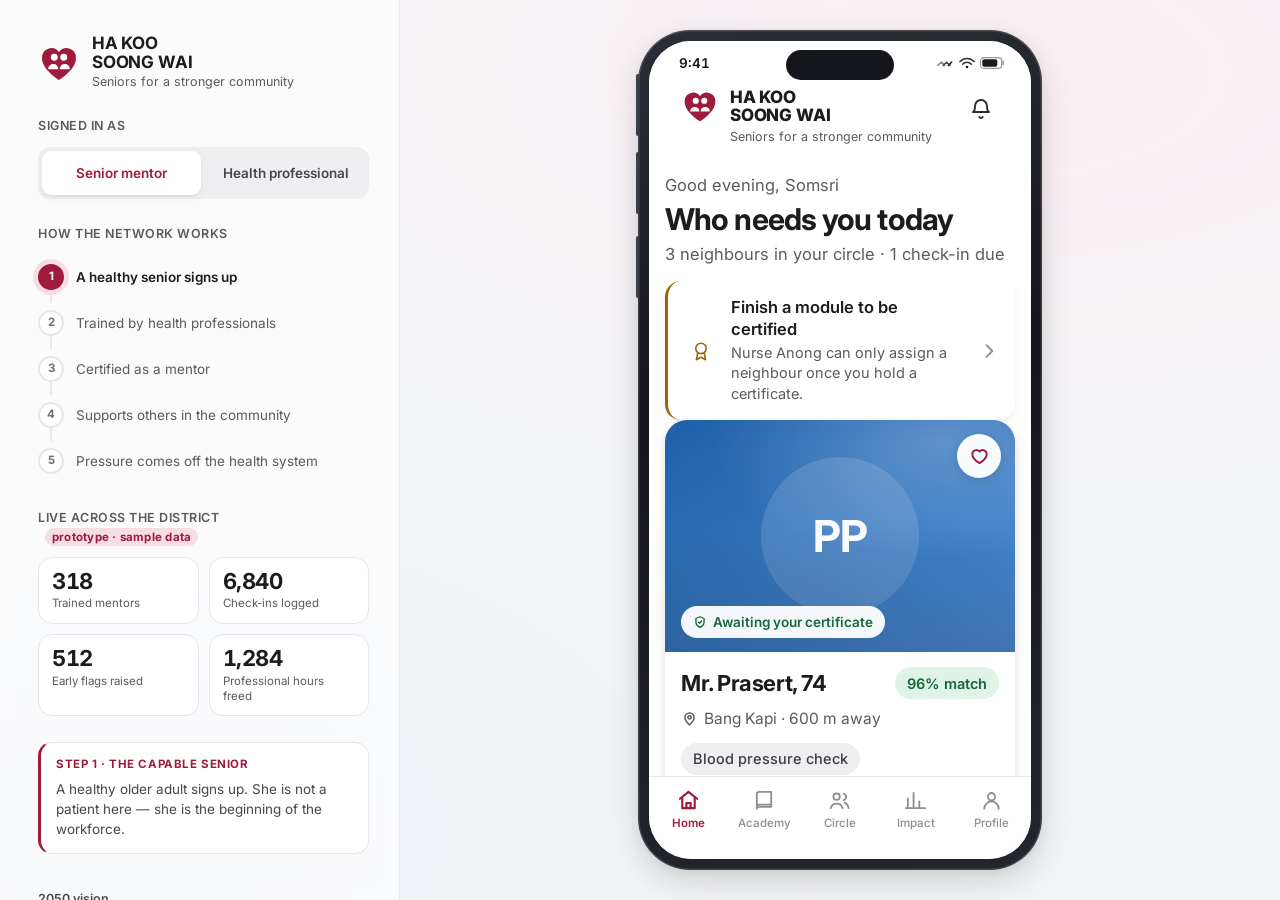
<file: index.html>
<!doctype html>
<!--
  Ha Koo Soong Wai — Senior-to-Senior Health Network
  Generated by build.js from src/. Edit the files in src/, then run: node build.js
-->
<html lang="en">
<head>
<meta charset="utf-8">
<meta name="viewport" content="width=device-width, initial-scale=1, viewport-fit=cover">
<meta name="color-scheme" content="light">
<title>Ha Koo Soong Wai</title>
<meta name="description" content="A working prototype of a senior-to-senior health network: older adults trained and certified by community health professionals, then supporting other older adults as peer health mentors.">
<link rel="preconnect" href="https://fonts.googleapis.com">
<link rel="preconnect" href="https://fonts.gstatic.com" crossorigin>
<link href="https://fonts.googleapis.com/css2?family=Inter:wght@400;500;600;700&display=swap" rel="stylesheet">
<link rel="icon" href="data:image/svg+xml,%3Csvg xmlns='http://www.w3.org/2000/svg' viewBox='0 0 48 48'%3E%3Crect width='48' height='48' rx='13' fill='%239B1B3A'/%3E%3Cpath d='M24 37.5s-11-6.6-11-14a6.1 6.1 0 0 1 11-3.4 6.1 6.1 0 0 1 11 3.4c0 7.4-11 14-11 14z' fill='%23fff'/%3E%3C/svg%3E">
<style>
/* ==========================================================================
   Ha Koo Soong Wai — Senior-to-Senior Health Network
   Design system. The senior-mentor side of the Ha Koo Soong Wai platform.

   The layout grammar is taken from the app 1 mockup: a brand header over a
   greeting stack, a hero card with a favourite button and pagination dots, a
   centred detail header, a centred profile block, and the blush / confirmation
   / map / checklist components — white cards on a white page, held apart by
   shadow rather than by a grey ground.

   One deliberate deviation: the mockup sets body text at 14-16px. Older adults
   are reading this, so the base stays 17px and every target stays 44px. The
   type *ratios* follow the mockup; the absolute sizes are tuned up.
   ========================================================================== */

/* --- tokens ------------------------------------------------------------- */
:root {
  color-scheme: light;

  /* brand */
  --maroon-900: #6B0F27;
  --maroon-800: #86132F;
  --maroon-700: #9E1B3C;   /* primary, sampled from the mockup */
  --maroon-600: #B22446;
  --maroon-500: #C93A60;
  --maroon-200: #EDC6D2;
  --maroon-100: #F7DDE5;
  --blush-50:  #FDF1F4;
  --blush-100: #FBE4EA;    /* the "you earn" card */

  /* ink — muted steps set by contrast against white, not by eye */
  --ink-900: #1C1C1E;
  --ink-800: #2C2C2E;
  --ink-700: #3C3C43;
  --ink-600: #48484A;
  --ink-500: #5A5A5F;      /* secondary text */
  --ink-400: #6E6E73;      /* muted, still clears 4.5:1 */
  --ink-300: #8E8E93;      /* decoration only */

  /* surfaces */
  --paper:  #FFFFFF;
  --canvas: #FFFFFF;
  --chip:   #EFEFF1;
  --line: #E8E8EA;
  --line-soft: #F2F2F4;

  /* status — always paired with an icon, never colour alone */
  --good-700: #15683B;   /* 5.9:1 on good-100 */
  --good-500: #177A45;   /* 5.4:1 with white, for the confirmed badge */
  --good-100: #DFF3E6;
  --good-50:  #EAF7EF;
  --banner:   #E8F5EC;

  --warn-700: #7E5405;
  --warn-500: #9A6608;
  --warn-100: #F8E4BE;
  --warn-50:  #FDF6E8;

  --crit-700: #96221A;
  --crit-500: #B32A20;
  --crit-100: #F7D8D4;
  --crit-50:  #FDF1EF;

  --info-700: #17518F;
  --info-500: #1D5FA8;
  --info-100: #D9E7F8;
  --info-50:  #EFF5FD;

  /* triage gradients — endpoints are tokens so the contrast check reads them */
  --triage-good-a: #0F6B41;  --triage-good-b: #157A48;
  --triage-warn-a: #7E5405;  --triage-warn-b: #9C6B0B;
  --triage-crit-a: #96221A;  --triage-crit-b: #BE3527;

  /* data viz — a single series takes the brand hue */
  --series-1: #9E1B3C;
  --series-2: #1D5FA8;
  --grid: #E8E8EA;
  --axis: #C7CBD2;

  /* type scale — the only thing the text-size control moves */
  --fs: 1;
  --t-11: calc(11.5px * var(--fs));
  --t-12: calc(12.5px * var(--fs));
  --t-13: calc(13.5px * var(--fs));
  --t-14: calc(14.5px * var(--fs));
  --t-15: calc(15.5px * var(--fs));
  --t-16: calc(16.5px * var(--fs));
  --t-17: calc(17px   * var(--fs));
  --t-19: calc(19px   * var(--fs));
  --t-22: calc(22px   * var(--fs));
  --t-26: calc(26px   * var(--fs));
  --t-30: calc(30px   * var(--fs));
  --t-34: calc(34px   * var(--fs));
  --t-44: calc(44px   * var(--fs));

  --font: 'Inter', system-ui, -apple-system, 'Segoe UI', Roboto, sans-serif;

  --r-sm: 10px;
  --r-md: 14px;
  --r-lg: 16px;
  --r-xl: 22px;

  --tap: 48px;

  /* the mockup's card treatment: shadow, not border */
  --sh-1: 0 1px 2px rgba(28, 28, 30, .05), 0 3px 10px rgba(28, 28, 30, .05);
  --sh-2: 0 2px 6px rgba(28, 28, 30, .07), 0 8px 20px rgba(28, 28, 30, .07);
  --sh-3: 0 12px 32px rgba(28, 28, 30, .16), 0 2px 8px rgba(28, 28, 30, .06);
  --sh-btn: 0 4px 14px rgba(158, 27, 60, .26);
}

/* --- reset -------------------------------------------------------------- */
*, *::before, *::after { box-sizing: border-box; }
html, body { margin: 0; padding: 0; }
body {
  font-family: var(--font);
  font-size: var(--t-17);
  line-height: 1.5;
  color: var(--ink-900);
  background: var(--canvas);
  -webkit-font-smoothing: antialiased;
  text-rendering: optimizeLegibility;
}
button, input, select, textarea { font: inherit; color: inherit; border: 0; background: none; }
button { cursor: pointer; border: none; background: none; }
h1, h2, h3, h4, p, ul, ol, figure { margin: 0; }
ul, ol { padding: 0; list-style: none; }
svg { display: block; }
:focus-visible { outline: 3px solid var(--maroon-600); outline-offset: 2px; border-radius: 6px; }
[hidden] { display: none !important; }

/* ==========================================================================
   Stage — the app beside a live system panel
   ========================================================================== */
.stage {
  min-height: 100dvh;
  display: grid;
  grid-template-columns: minmax(340px, 400px) 1fr;
  background:
    radial-gradient(120% 80% at 78% 8%, #FBF0F4 0%, rgba(251, 240, 244, 0) 58%),
    radial-gradient(90% 70% at 10% 92%, #EFF1F7 0%, rgba(239, 241, 247, 0) 60%),
    #F4F5F7;
}
.rail {
  padding: 34px 30px 28px 38px;
  display: flex;
  flex-direction: column;
  gap: 26px;
  border-right: 1px solid #E4E6EB;
  background: rgba(255, 255, 255, .62);
  backdrop-filter: blur(6px);
  overflow-y: auto;
  max-height: 100dvh;
}
.rail__brand { display: flex; align-items: center; gap: 12px; }
.rail__mark { flex: none; }
.brand__name { font-size: var(--t-17); font-weight: 700; letter-spacing: -.01em; line-height: 1.1; text-transform: uppercase; }
.brand__sub { font-size: var(--t-12); color: var(--ink-500); margin-top: 3px; line-height: 1.35; }

.rail__block { display: flex; flex-direction: column; gap: 11px; }
.rail__label { font-size: var(--t-12); font-weight: 600; color: var(--ink-500); letter-spacing: .04em; text-transform: uppercase; }
.demo-tag {
  margin-left: 7px;
  padding: 2px 7px;
  border-radius: 999px;
  background: var(--maroon-100);
  color: var(--maroon-700);
  font-size: var(--t-11);
  font-weight: 700;
  letter-spacing: .02em;
  text-transform: none;
  white-space: nowrap;
}

.roles { display: flex; gap: 6px; background: var(--chip); padding: 4px; border-radius: 12px; }
.roles button {
  flex: 1;
  min-height: 44px;
  border-radius: 9px;
  font-size: var(--t-13);
  font-weight: 600;
  color: var(--ink-600);
  transition: background .16s ease, color .16s ease;
}
.roles button[aria-selected="true"] { background: var(--paper); color: var(--maroon-700); box-shadow: var(--sh-1); }

.loop { position: relative; display: flex; flex-direction: column; gap: 2px; }
.loop__item { position: relative; display: grid; grid-template-columns: 26px 1fr; gap: 12px; align-items: center; min-height: 44px; padding: 7px 0; text-align: left; width: 100%; }
.loop__item::before { content: ''; position: absolute; left: 12px; top: 26px; bottom: -4px; width: 2px; background: var(--line); }
.loop__item:last-child::before { display: none; }
.loop__dot {
  width: 26px; height: 26px;
  border-radius: 50%;
  display: grid; place-items: center;
  background: var(--paper);
  border: 2px solid #E4E6EB;
  color: var(--ink-400);
  font-size: var(--t-11);
  font-weight: 700;
  z-index: 1;
  transition: all .2s ease;
}
.loop__text { font-size: var(--t-13); color: var(--ink-500); line-height: 1.35; }
.loop__item.is-done .loop__dot { border-color: var(--maroon-200); color: var(--maroon-700); background: var(--blush-50); }
.loop__item.is-done::before { background: var(--maroon-200); }
.loop__item.is-active .loop__dot { background: var(--maroon-700); border-color: var(--maroon-700); color: #fff; box-shadow: 0 0 0 5px var(--maroon-100); }
.loop__item.is-active .loop__text { color: var(--ink-900); font-weight: 600; }

.counters { display: grid; grid-template-columns: 1fr 1fr; gap: 10px; }
.counter {
  background: var(--paper);
  border: 1px solid #E4E6EB;
  border-radius: var(--r-md);
  padding: 11px 13px 12px;
  transition: border-color .3s ease, box-shadow .3s ease, background .3s ease;
}
.counter.is-bumped { border-color: var(--maroon-200); background: var(--blush-50); box-shadow: 0 0 0 4px rgba(158, 27, 60, .07); }
.counter__v { font-size: var(--t-22); font-weight: 700; letter-spacing: -.02em; line-height: 1.1; }
.counter__k { font-size: var(--t-11); color: var(--ink-500); margin-top: 3px; line-height: 1.3; }
.counter.is-bumped .counter__v { color: var(--maroon-700); }

.note { background: var(--paper); border: 1px solid #E4E6EB; border-left: 3px solid var(--maroon-700); border-radius: var(--r-md); padding: 13px 15px 14px; }
.note__eyebrow { font-size: var(--t-11); font-weight: 700; color: var(--maroon-700); letter-spacing: .05em; text-transform: uppercase; }
.note__body { font-size: var(--t-13); color: var(--ink-600); line-height: 1.5; margin-top: 5px; }

.rail__foot { margin-top: auto; padding-top: 10px; display: flex; flex-direction: column; gap: 12px; }
.rail__vision { font-size: var(--t-12); color: var(--ink-400); line-height: 1.5; }
.rail__vision b { color: var(--ink-600); font-weight: 600; }
.ghost-btn {
  min-height: 44px;
  border: 1px solid #E4E6EB;
  border-radius: var(--r-sm);
  background: var(--paper);
  font-size: var(--t-13);
  font-weight: 600;
  color: var(--ink-600);
  display: inline-flex; align-items: center; justify-content: center; gap: 7px;
  transition: background .15s ease, border-color .15s ease;
}
.ghost-btn:hover { background: var(--blush-50); border-color: var(--maroon-200); color: var(--maroon-700); }

/* --- phone -------------------------------------------------------------- */
.stage__phone-area { display: grid; place-items: center; padding: 30px 24px; min-height: 100dvh; }
.phone {
  width: 404px;
  max-width: 100%;
  height: min(872px, calc(100dvh - 60px));
  background: linear-gradient(168deg, #2B2E36 0%, #14161B 42%, #23262D 100%);
  border-radius: 52px;
  padding: 11px;
  box-shadow: var(--sh-3), inset 0 0 0 1.5px rgba(255, 255, 255, .14);
  position: relative;
  flex: none;
}
.phone::after {
  content: '';
  position: absolute;
  top: 122px; left: -2px;
  width: 3px; height: 62px;
  border-radius: 2px 0 0 2px;
  background: #3A3E47;
  box-shadow: 0 -78px 0 #3A3E47, 0 84px 0 #3A3E47;
}
.phone__screen {
  width: 100%; height: 100%;
  background: var(--paper);
  border-radius: 42px;
  overflow: hidden;
  display: flex;
  flex-direction: column;
  position: relative;
}
.statusbar {
  flex: none;
  height: 44px;
  padding: 0 26px 0 30px;
  display: flex;
  align-items: center;
  justify-content: space-between;
  font-size: var(--t-13);
  font-weight: 600;
  background: var(--paper);
  position: relative;
  z-index: 20;
}
.statusbar__notch {
  position: absolute;
  top: 9px; left: 50%;
  transform: translateX(-50%);
  width: 108px; height: 30px;
  background: #14161B;
  border-radius: 16px;
}
.statusbar__right { display: flex; align-items: center; gap: 5px; }
.statusbar__right svg { color: var(--ink-900); }

.app { flex: 1; display: flex; flex-direction: column; min-height: 0; }

.appbar {
  flex: none;
  display: flex;
  align-items: center;
  gap: 6px;
  padding: 2px 12px 10px;
  background: var(--paper);
  min-height: 52px;
  position: relative;
  z-index: 15;
}
.appbar__title {
  font-size: var(--t-19);
  font-weight: 700;
  letter-spacing: -.02em;
  flex: 1;
  min-width: 0;
  overflow: hidden;
  text-overflow: ellipsis;
  white-space: nowrap;
}
.appbar__title--c { text-align: center; }
.appbar__btn {
  width: 44px; height: 44px;
  border-radius: 50%;
  display: grid; place-items: center;
  color: var(--ink-800);
  flex: none;
  position: relative;
  transition: background .15s ease;
}
.appbar__btn:hover { background: var(--line-soft); }
.appbar__btn--back { margin-left: -6px; }
.appbar__dot {
  position: absolute;
  top: 6px; right: 6px;
  min-width: 15px; height: 15px;
  padding: 0 4px;
  border-radius: 8px;
  background: var(--crit-500);
  color: #fff;
  font-size: var(--t-11);
  font-weight: 700;
  display: grid; place-items: center;
  border: 2px solid var(--paper);
}

/* the mockup's brand header, home screen only */
.brandbar { display: flex; align-items: flex-start; gap: 11px; padding: 0 16px; width: 100%; }
.brandbar__text { flex: 1; min-width: 0; padding-top: 1px; }
.brandbar__name {
  font-size: var(--t-17);
  font-weight: 800;
  line-height: 1.06;
  letter-spacing: -.01em;
  text-transform: uppercase;
}
.brandbar__tag { font-size: var(--t-12); color: var(--ink-500); margin-top: 4px; }

.view {
  flex: 1;
  overflow-y: auto;
  overflow-x: hidden;
  background: var(--canvas);
  scrollbar-width: thin;
  overscroll-behavior: contain;
}
.view::-webkit-scrollbar { width: 8px; }
.view::-webkit-scrollbar-thumb { background: #D8D8DC; border-radius: 4px; border: 2px solid var(--canvas); }
.pad { padding: 16px; display: flex; flex-direction: column; gap: 16px; }
.pad--top { padding-top: 6px; }

/* tab bar — icon over label, maroon when current */
.tabbar {
  flex: none;
  display: grid;
  background: rgba(255, 255, 255, .96);
  backdrop-filter: blur(12px);
  border-top: 1px solid var(--line);
  padding: 7px 2px 22px;
}
.tabbar button {
  display: flex;
  flex-direction: column;
  align-items: center;
  gap: 3px;
  padding: 5px 2px;
  min-height: var(--tap);
  color: var(--ink-300);
  font-size: var(--t-11);
  font-weight: 500;
  border-radius: 10px;
  transition: color .15s ease;
  position: relative;
}
.tabbar button[aria-current="page"] { color: var(--maroon-700); font-weight: 600; }
.tabbar__badge {
  position: absolute;
  top: 0; left: 50%;
  margin-left: 4px;
  min-width: 15px; height: 15px;
  padding: 0 3px;
  border-radius: 8px;
  background: var(--crit-500);
  color: #fff;
  font-size: var(--t-11);
  font-weight: 700;
  display: grid; place-items: center;
  border: 2px solid var(--paper);
}

/* ==========================================================================
   Components
   ========================================================================== */
.card { background: var(--paper); border-radius: var(--r-lg); box-shadow: var(--sh-1); overflow: hidden; }
.card--pad { padding: 16px; }
.card--flat { box-shadow: none; border: 1px solid var(--line); }

/* greeting stack: small grey line, large heading, grey support line */
.greet { padding: 14px 16px 15px; }
.greet__hi { font-size: var(--t-16); color: var(--ink-500); }
.greet__h { font-size: var(--t-30); font-weight: 700; letter-spacing: -.03em; line-height: 1.12; margin-top: 5px; }
.greet__s { font-size: var(--t-16); color: var(--ink-500); margin-top: 7px; line-height: 1.4; }

.section-head { display: flex; align-items: baseline; justify-content: space-between; gap: 10px; }
.section-head h2 { font-size: var(--t-19); font-weight: 700; letter-spacing: -.02em; }
.section-head p { font-size: var(--t-13); color: var(--ink-500); }

/* buttons */
.btn {
  min-height: 52px;
  padding: 0 20px;
  border-radius: var(--r-md);
  font-size: var(--t-17);
  font-weight: 600;
  display: inline-flex;
  align-items: center;
  justify-content: center;
  gap: 9px;
  transition: background .15s ease, transform .08s ease;
}
.btn:active { transform: scale(.985); }
.btn--primary { background: var(--maroon-700); color: #fff; box-shadow: var(--sh-btn); }
.btn--primary:hover { background: var(--maroon-600); }
.btn--ghost { background: var(--paper); color: var(--ink-800); box-shadow: inset 0 0 0 1.5px var(--line); }
.btn--ghost:hover { background: var(--line-soft); }
.btn--soft { background: var(--blush-50); color: var(--maroon-700); box-shadow: inset 0 0 0 1.5px var(--maroon-100); }
.btn--soft:hover { background: var(--maroon-100); }
.btn--good { background: var(--good-500); color: #fff; }
.btn--danger { background: var(--crit-500); color: #fff; }
.btn--block { width: 100%; }
.btn--sm { min-height: 44px; padding: 0 15px; font-size: var(--t-14); }
.btn[disabled] { opacity: .45; pointer-events: none; }

/* chips — light grey pills */
.chip {
  display: inline-flex;
  align-items: center;
  gap: 5px;
  min-height: 32px;
  padding: 5px 12px;
  border-radius: 999px;
  font-size: var(--t-14);
  font-weight: 500;
  background: var(--chip);
  color: var(--ink-700);
  white-space: nowrap;
}
.chip--good { background: var(--good-100); color: var(--good-700); font-weight: 600; }
.chip--verified { background: var(--paper); color: var(--good-700); font-weight: 600; box-shadow: inset 0 0 0 1.5px var(--good-500); }
.chip--warn { background: var(--warn-100); color: var(--warn-700); font-weight: 600; }
.chip--crit { background: var(--crit-100); color: var(--crit-700); font-weight: 600; }
.chip--info { background: var(--info-100); color: var(--info-700); font-weight: 600; }
.chip--brand { background: var(--blush-100); color: var(--maroon-700); font-weight: 600; }
.chips { display: flex; flex-wrap: wrap; gap: 8px; }

/* rows */
.row {
  display: flex;
  align-items: center;
  gap: 14px;
  width: 100%;
  min-height: var(--tap);
  padding: 13px 16px;
  text-align: left;
  transition: background .15s ease;
}
.row + .row { box-shadow: inset 0 1px 0 var(--line-soft); }
.row:hover { background: var(--blush-50); }
.row__ic { width: 34px; height: 34px; display: grid; place-items: center; flex: none; color: var(--ink-800); }
.row__ic--brand { color: var(--maroon-700); }
.row__ic--good { color: var(--good-500); }
.row__ic--warn { color: var(--warn-500); }
.row__ic--crit { color: var(--crit-500); }
.row__ic--info { color: var(--info-500); }
/* these are spans, so they must be told to stack */
.row__b { flex: 1; min-width: 0; display: block; }
.row__t { display: block; font-size: var(--t-16); font-weight: 500; line-height: 1.3; }
.row__t--strong { font-weight: 600; }
.row__s { display: block; font-size: var(--t-14); color: var(--ink-500); line-height: 1.4; margin-top: 3px; }
.row__chev { color: var(--ink-300); flex: none; }

/* avatars */
.av {
  border-radius: 50%;
  display: grid;
  place-items: center;
  flex: none;
  font-weight: 600;
  color: #fff;
  background: var(--maroon-700);
  overflow: hidden;
  letter-spacing: -.01em;
}
.av--40 { width: 40px; height: 40px; font-size: var(--t-14); }
.av--48 { width: 48px; height: 48px; font-size: var(--t-17); }
.av--56 { width: 56px; height: 56px; font-size: var(--t-19); }
.av--72 { width: 72px; height: 72px; font-size: var(--t-26); }
.av--150 { width: 150px; height: 150px; font-size: var(--t-44); }
.av--g1 { background: linear-gradient(150deg, #9E1B3C, #C93A60); }
.av--g2 { background: linear-gradient(150deg, #1D5FA8, #4E8ED6); }
.av--g3 { background: linear-gradient(150deg, #1B7A46, #35A96A); }
.av--g4 { background: linear-gradient(150deg, #8A5A06, #C08F1E); }
.av--g5 { background: linear-gradient(150deg, #4B3A8F, #8271CE); }
.av--g6 { background: linear-gradient(150deg, #96221A, #C4544A); }
.av-wrap { position: relative; flex: none; display: inline-block; }
.av-wrap__badge {
  position: absolute;
  right: 5px; bottom: 5px;
  width: 34px; height: 34px;
  border-radius: 50%;
  background: var(--good-500);
  border: 3px solid var(--paper);
  display: grid; place-items: center;
  color: #fff;
}
.av-wrap__badge--sm { width: 24px; height: 24px; right: -1px; bottom: -1px; font-size: 0; }

/* --- hero card — the mockup's centrepiece ------------------------------- */
.hero-card { background: var(--paper); border-radius: var(--r-xl); box-shadow: var(--sh-2); overflow: hidden; position: relative; }
.hero-card__media { position: relative; height: 232px; }
/* no photography available, so the panel carries a monogram instead of a face */
.media {
  width: 100%; height: 100%;
  display: grid;
  place-items: center;
  color: #fff;
  font-weight: 700;
  letter-spacing: -.02em;
  font-size: var(--t-44);
  position: relative;
  overflow: hidden;
}
.media::after {
  content: '';
  position: absolute;
  inset: 0;
  background:
    radial-gradient(120% 90% at 78% 10%, rgba(255, 255, 255, .22), rgba(255, 255, 255, 0) 55%),
    linear-gradient(180deg, rgba(0, 0, 0, 0) 46%, rgba(0, 0, 0, .18) 100%);
}
.media::before {
  content: '';
  position: absolute;
  width: 158px; height: 158px;
  border-radius: 50%;
  background: rgba(255, 255, 255, .13);
}
.media__mono { position: relative; z-index: 1; opacity: .96; }
.media__badge {
  position: absolute;
  left: 16px; bottom: 14px;
  z-index: 2;
  display: inline-flex; align-items: center; gap: 6px;
  background: rgba(255, 255, 255, .95);
  color: var(--good-700);
  font-size: var(--t-13);
  font-weight: 600;
  border-radius: 999px;
  padding: 6px 12px;
}
.fav {
  position: absolute;
  top: 14px; right: 14px;
  width: 44px; height: 44px;
  border-radius: 50%;
  background: rgba(255, 255, 255, .96);
  color: var(--maroon-700);
  display: grid; place-items: center;
  box-shadow: 0 2px 8px rgba(28, 28, 30, .16);
  z-index: 2;
  transition: background .15s ease, color .15s ease;
}
.fav[aria-pressed="true"] { background: var(--maroon-700); color: #fff; }
.hero-card__body { padding: 15px 16px 16px; }
.hero-card__top { display: flex; align-items: center; gap: 10px; }
.hero-card__name { font-size: var(--t-22); font-weight: 700; letter-spacing: -.02em; flex: 1; min-width: 0; }
.hero-card__meta { display: flex; align-items: center; gap: 6px; font-size: var(--t-15); color: var(--ink-500); margin-top: 7px; }
.hero-card__chips { margin-top: 13px; }
.hero-card__rule { height: 1px; background: var(--line-soft); margin: 15px 0 0; }
.hero-card__foot { display: flex; align-items: center; justify-content: space-between; gap: 10px; padding: 13px 0 15px; }
.hero-card__when { display: flex; align-items: center; gap: 8px; font-size: var(--t-16); color: var(--ink-700); }
.hero-card__worth { text-align: right; font-size: var(--t-13); color: var(--ink-500); }
.hero-card__worth b { display: block; font-size: var(--t-19); color: var(--maroon-700); font-weight: 700; letter-spacing: -.02em; }

/* pagination dots */
.dots { display: flex; gap: 4px; align-items: center; justify-content: center; }
.dots i { display: block; width: 8px; height: 8px; border-radius: 50%; background: #D6D6DA; transition: all .25s ease; }
.dots i.on { background: var(--maroon-700); width: 22px; border-radius: 4px; }
.media__tap { position: absolute; inset: 0; z-index: 1; border: 0; background: none; }
.fav[aria-pressed="true"] svg { fill: currentColor; }

/* --- centred detail header ---------------------------------------------- */
.dhead { display: flex; align-items: center; width: 100%; gap: 4px; }
.dhead__title {
  flex: 1;
  text-align: center;
  font-size: var(--t-19);
  font-weight: 700;
  letter-spacing: -.02em;
  overflow: hidden;
  text-overflow: ellipsis;
  white-space: nowrap;
}

/* --- centred profile block ---------------------------------------------- */
.phero { display: flex; flex-direction: column; align-items: center; text-align: center; }
.phero__name { font-size: var(--t-30); font-weight: 700; letter-spacing: -.03em; margin-top: 18px; line-height: 1.15; }
.phero__chips { display: flex; gap: 9px; justify-content: center; flex-wrap: wrap; margin-top: 13px; }
.phero__meta { display: flex; align-items: center; gap: 6px; font-size: var(--t-15); color: var(--ink-500); margin-top: 13px; }

/* --- blush value card --------------------------------------------------- */
.worth { background: var(--blush-100); border-radius: var(--r-md); padding: 15px 16px; display: flex; align-items: center; gap: 15px; }
.worth__ic { color: var(--maroon-700); flex: none; }
/* these are spans: without display:block they run together on one line */
.worth__k { display: block; font-size: var(--t-14); color: var(--ink-600); }
.worth__v { display: block; font-size: var(--t-30); font-weight: 700; letter-spacing: -.03em; color: var(--maroon-700); line-height: 1.1; margin-top: 1px; }
.worth__s { display: block; font-size: var(--t-13); color: var(--ink-600); margin-top: 3px; }

/* --- confirmation banner ------------------------------------------------ */
.banner-ok { background: var(--banner); border-radius: var(--r-md); padding: 14px 16px; display: flex; align-items: center; gap: 13px; }
.banner-ok__ic { width: 34px; height: 34px; border-radius: 50%; background: var(--good-500); color: #fff; display: grid; place-items: center; flex: none; }
.banner-ok__t { display: block; font-size: var(--t-16); font-weight: 600; }
.banner-ok__s { display: block; font-size: var(--t-14); color: var(--ink-500); margin-top: 2px; }

/* --- map block ---------------------------------------------------------- */
.map { position: relative; height: 158px; border-radius: var(--r-md); overflow: hidden; background: #EDF0F2; }
.map__open {
  position: absolute;
  right: 12px; bottom: 12px;
  display: inline-flex; align-items: center; gap: 7px;
  min-height: 44px;
  padding: 0 15px;
  border-radius: 999px;
  background: var(--paper);
  color: var(--ink-900);
  font-size: var(--t-14);
  font-weight: 600;
  box-shadow: 0 2px 8px rgba(28, 28, 30, .18);
}
.map__open:hover { background: var(--line-soft); }

/* --- checklist rows ----------------------------------------------------- */
.checkrow { display: flex; align-items: center; gap: 14px; width: 100%; min-height: 54px; padding: 6px 2px; text-align: left; }
.checkrow__ic { flex: none; color: var(--good-500); }
.checkrow__box {
  width: 26px; height: 26px;
  border-radius: 50%;
  box-shadow: inset 0 0 0 1.5px #D2D2D6;
  display: grid; place-items: center;
  color: transparent;
  flex: none;
  margin-left: auto;
  transition: all .15s ease;
}
.checkrow[aria-pressed="true"] .checkrow__box { background: var(--good-500); box-shadow: none; color: #fff; }

.helper { font-size: var(--t-13); color: var(--ink-500); text-align: center; line-height: 1.45; padding: 0 10px; }

/* ==========================================================================
   Remaining components
   ========================================================================== */
.callout { border-radius: var(--r-md); padding: 14px 15px; font-size: var(--t-15); line-height: 1.55; }
.callout--key { background: var(--blush-50); border-left: 3px solid var(--maroon-700); color: var(--ink-800); }
.callout--warn { background: var(--warn-50); border-left: 3px solid var(--warn-500); color: var(--warn-700); }
.callout--crit { background: var(--crit-50); border-left: 3px solid var(--crit-500); color: var(--crit-700); }
.callout__t { font-size: var(--t-12); font-weight: 700; text-transform: uppercase; letter-spacing: .05em; margin-bottom: 5px; display: flex; align-items: center; gap: 6px; }

.course__cover { height: 92px; display: flex; align-items: flex-end; padding: 12px 15px; color: #fff; position: relative; overflow: hidden; }
.course__cover::after { content: ''; position: absolute; right: -30px; top: -46px; width: 132px; height: 132px; border-radius: 50%; background: rgba(255, 255, 255, .11); }
.course__cover svg { position: absolute; right: 14px; bottom: 12px; opacity: .95; }
.cv-1 { background: linear-gradient(135deg, #9E1B3C, #C4405F); }
.cv-2 { background: linear-gradient(135deg, #17518F, #3E82CF); }
.cv-3 { background: linear-gradient(135deg, #1B7A46, #2A9C63); }
.cv-4 { background: linear-gradient(135deg, #8A5A06, #BE8F1C); }
.cv-5 { background: linear-gradient(135deg, #4B3A8F, #7A66C9); }
.course__body { padding: 13px 15px 15px; display: flex; flex-direction: column; gap: 9px; }
.course__t { font-size: var(--t-16); font-weight: 600; line-height: 1.3; letter-spacing: -.01em; }
.course__by { font-size: var(--t-14); color: var(--ink-500); }
.course__foot { display: flex; align-items: center; justify-content: space-between; gap: 10px; }
.course__meta { font-size: var(--t-12); color: var(--ink-400); display: flex; align-items: center; gap: 6px; }

.lesson-body { font-size: var(--t-16); color: var(--ink-800); line-height: 1.62; display: flex; flex-direction: column; gap: 13px; }
.lesson-body strong { font-weight: 600; color: var(--ink-900); }

.opt {
  display: flex; align-items: flex-start; gap: 12px;
  width: 100%; text-align: left;
  padding: 14px 15px;
  border-radius: var(--r-md);
  background: var(--paper);
  box-shadow: inset 0 0 0 1.5px var(--line);
  min-height: var(--tap);
  font-size: var(--t-15);
  line-height: 1.45;
  transition: box-shadow .15s ease, background .15s ease;
}
.opt:hover { background: var(--blush-50); }
.opt__k {
  width: 26px; height: 26px; border-radius: 50%;
  background: var(--chip); color: var(--ink-600);
  display: grid; place-items: center;
  font-size: var(--t-13); font-weight: 700; flex: none;
}
.opt.is-correct { box-shadow: inset 0 0 0 2px var(--good-500); background: var(--good-50); }
.opt.is-correct .opt__k { background: var(--good-500); color: #fff; }
.opt.is-wrong { box-shadow: inset 0 0 0 2px var(--crit-500); background: var(--crit-50); }
.opt.is-wrong .opt__k { background: var(--crit-500); color: #fff; }
.opt[disabled] { cursor: default; }

.cert { background: var(--paper); border-radius: var(--r-md); padding: 22px 18px 20px; text-align: center; border: 2.5px solid var(--maroon-100); position: relative; overflow: hidden; }
.cert::before, .cert::after { content: ''; position: absolute; width: 64px; height: 64px; border: 2px solid var(--maroon-100); border-radius: 50%; }
.cert::before { top: -34px; left: -34px; }
.cert::after { bottom: -34px; right: -34px; }
.cert__eyebrow { font-size: var(--t-12); font-weight: 700; letter-spacing: .16em; text-transform: uppercase; color: var(--maroon-700); }
.cert__name { font-size: var(--t-26); font-weight: 700; letter-spacing: -.02em; margin: 9px 0 5px; line-height: 1.15; }
.cert__course { font-size: var(--t-16); font-weight: 600; color: var(--ink-800); line-height: 1.4; }
.cert__rule { height: 1px; background: var(--line); margin: 17px 0 0; }
.cert__grid { display: grid; grid-template-columns: 1fr 1fr; gap: 12px; text-align: left; margin-top: 14px; }
.cert__k { font-size: var(--t-12); color: var(--ink-500); }
.cert__v { font-size: var(--t-14); font-weight: 600; margin-top: 3px; }

.field { display: flex; flex-direction: column; gap: 8px; }
.field__label { font-size: var(--t-16); font-weight: 600; }
.field__hint { font-size: var(--t-14); color: var(--ink-500); line-height: 1.45; }
.input {
  display: block;
  min-height: var(--tap);
  border-radius: var(--r-md);
  background: var(--paper);
  box-shadow: inset 0 0 0 1.5px var(--line);
  padding: 0 15px;
  font-size: var(--t-19);
  font-weight: 600;
  width: 100%;
  transition: box-shadow .15s ease;
}
textarea.input { line-height: 1.5; }
.input:focus { outline: none; box-shadow: inset 0 0 0 2px var(--maroon-600); }
.input--num { text-align: center; font-variant-numeric: tabular-nums; }

.stepper { display: grid; grid-template-columns: 56px 1fr 56px; gap: 10px; align-items: center; }
.stepper button {
  height: var(--tap);
  border-radius: var(--r-md);
  background: var(--blush-50);
  color: var(--maroon-700);
  display: grid; place-items: center;
  box-shadow: inset 0 0 0 1.5px var(--maroon-100);
}
.stepper button:hover { background: var(--maroon-100); }

.opt-2 { display: grid; grid-template-columns: 1fr 1fr; gap: 9px; }
.opt-3 { display: grid; grid-template-columns: repeat(3, 1fr); gap: 9px; }
.pick {
  min-height: var(--tap);
  border-radius: var(--r-md);
  background: var(--paper);
  box-shadow: inset 0 0 0 1.5px var(--line);
  font-size: var(--t-15);
  font-weight: 600;
  color: var(--ink-600);
  display: flex; align-items: center; justify-content: center;
  gap: 7px; padding: 8px 10px; text-align: center;
  transition: all .15s ease;
}
.pick:hover { background: var(--blush-50); }
.pick[aria-pressed="true"] { background: var(--blush-50); box-shadow: inset 0 0 0 2px var(--maroon-700); color: var(--maroon-700); }
.pick[aria-pressed="true"].is-good { background: var(--good-50); box-shadow: inset 0 0 0 2px var(--good-500); color: var(--good-700); }
.pick[aria-pressed="true"].is-warn { background: var(--warn-50); box-shadow: inset 0 0 0 2px var(--warn-500); color: var(--warn-700); }
.pick[aria-pressed="true"].is-crit { background: var(--crit-50); box-shadow: inset 0 0 0 2px var(--crit-500); color: var(--crit-700); }

.triage { border-radius: var(--r-lg); padding: 17px 16px 18px; color: #fff; }
.triage--good { background: linear-gradient(140deg, var(--triage-good-a), var(--triage-good-b)); }
.triage--warn { background: linear-gradient(140deg, var(--triage-warn-a), var(--triage-warn-b)); }
.triage--crit { background: linear-gradient(140deg, var(--triage-crit-a), var(--triage-crit-b)); }
.triage__ic { width: 48px; height: 48px; border-radius: 50%; background: rgba(255, 255, 255, .2); display: grid; place-items: center; margin-bottom: 11px; }
.triage__t { font-size: var(--t-26); font-weight: 700; letter-spacing: -.02em; }
.triage__s { font-size: var(--t-15); opacity: .95; margin-top: 6px; line-height: 1.5; }
.triage__list { margin-top: 13px; display: flex; flex-direction: column; gap: 7px; }
.triage__list li { display: flex; gap: 8px; align-items: flex-start; font-size: var(--t-14); background: rgba(255, 255, 255, .14); border-radius: 10px; padding: 9px 11px; line-height: 1.45; }

.vitals { display: grid; grid-template-columns: repeat(3, 1fr); gap: 10px; }
.vital { background: var(--paper); border-radius: var(--r-md); padding: 13px 11px 14px; text-align: center; box-shadow: var(--sh-1); }
.vital b { display: block; font-size: var(--t-19); font-weight: 700; letter-spacing: -.02em; font-variant-numeric: tabular-nums; }
.vital span { font-size: var(--t-12); color: var(--ink-500); display: block; margin-top: 3px; }
.vital--warn b { color: var(--warn-700); }
.vital--crit b { color: var(--crit-700); }
.vital--good b { color: var(--good-700); }

.act__date { width: 52px; flex: none; border-radius: var(--r-sm); background: var(--blush-50); color: var(--maroon-700); text-align: center; padding: 7px 0 8px; }
.act__date b { display: block; font-size: var(--t-19); font-weight: 700; line-height: 1.1; }
.act__date span { font-size: var(--t-11); font-weight: 600; letter-spacing: .05em; text-transform: uppercase; }
.act__stack { display: flex; }
.act__stack .av { margin-left: -10px; box-shadow: 0 0 0 2px var(--paper); }
.act__stack .av:first-child { margin-left: 0; }

.tiles { display: grid; grid-template-columns: 1fr 1fr; gap: 10px; }
.tile { background: var(--paper); border-radius: var(--r-md); padding: 13px 14px 14px; box-shadow: var(--sh-1); }
.tile__k { font-size: var(--t-13); color: var(--ink-500); line-height: 1.3; }
.tile__v { font-size: var(--t-26); font-weight: 700; letter-spacing: -.02em; margin-top: 5px; line-height: 1.1; }
.tile__d { font-size: var(--t-12); margin-top: 5px; display: flex; align-items: center; gap: 4px; color: var(--ink-400); }
.tile__d--up { color: var(--good-700); }
.tile__d--down { color: var(--crit-700); }

.meter { height: 10px; border-radius: 5px; background: var(--maroon-100); overflow: hidden; }
.meter__f { height: 100%; background: var(--maroon-700); border-radius: 5px; }
.meter--good { background: var(--good-100); }
.meter--good .meter__f { background: var(--good-500); }

/* charts — one series, brand hue, hairline grid, selective labels */
.chart { padding: 16px; }
.chart__head { display: flex; align-items: baseline; justify-content: space-between; gap: 8px; margin-bottom: 14px; }
.chart__t { font-size: var(--t-16); font-weight: 600; letter-spacing: -.01em; }
.chart__s { font-size: var(--t-13); color: var(--ink-500); margin-top: 3px; }
.chart__plot { position: relative; height: 132px; display: flex; align-items: flex-end; }
.chart__grid { position: absolute; inset: 0; display: flex; flex-direction: column; justify-content: space-between; }
.chart__grid i { height: 1px; background: var(--grid); }
.chart__cols { position: relative; width: 100%; height: 100%; display: grid; grid-auto-flow: column; grid-auto-columns: 1fr; align-items: end; gap: 2px; }
.col { display: flex; flex-direction: column; align-items: center; justify-content: flex-end; height: 100%; position: relative; }
.col__bar { width: 100%; max-width: 24px; background: var(--maroon-200); border-radius: 4px 4px 0 0; min-height: 3px; }
.col--now .col__bar { background: var(--series-1); }
.col__v { position: absolute; top: -19px; font-size: var(--t-12); font-weight: 700; color: var(--ink-800); font-variant-numeric: tabular-nums; }
.col__x { font-size: var(--t-11); color: var(--ink-400); margin-top: 6px; font-variant-numeric: tabular-nums; }
.chart__axis { display: grid; grid-auto-flow: column; grid-auto-columns: 1fr; gap: 2px; }
.chart__axis span { font-size: var(--t-11); color: var(--ink-400); text-align: center; }
.chart__toggle { display: flex; align-items: center; gap: 6px; min-height: 44px; padding: 4px 0; font-size: var(--t-13); color: var(--ink-500); cursor: pointer; list-style: none; }
.chart__toggle::-webkit-details-marker { display: none; }
.chart__toggle::after {
  content: '';
  width: 7px; height: 7px; margin-left: 2px;
  border-right: 1.6px solid currentColor;
  border-bottom: 1.6px solid currentColor;
  transform: rotate(45deg) translate(-2px, -2px);
  transition: transform .2s ease;
}
details[open] .chart__toggle::after { transform: rotate(225deg) translate(-1px, -1px); }

.split { display: flex; height: 14px; border-radius: 7px; overflow: hidden; background: var(--chip); gap: 2px; }
.split__a { background: var(--series-1); }
.split__b { background: var(--series-2); }
.legend { display: flex; flex-wrap: wrap; gap: 14px; margin-top: 12px; }
.legend__i { display: flex; align-items: center; gap: 7px; font-size: var(--t-13); color: var(--ink-600); }
.legend__k { width: 11px; height: 11px; border-radius: 3px; flex: none; }
.legend__k--a { background: var(--series-1); }
.legend__k--b { background: var(--series-2); }

/* hero figure — exactly one per view */
.hero-fig { text-align: center; padding: 22px 16px 20px; }
.hero-fig b { display: block; font-size: var(--t-44); font-weight: 700; letter-spacing: -.035em; line-height: 1; color: var(--maroon-700); }
.hero-fig span { display: block; font-size: var(--t-15); color: var(--ink-600); margin-top: 9px; line-height: 1.45; }
.hero-fig em { display: block; font-size: var(--t-13); color: var(--ink-400); font-style: normal; margin-top: 7px; }

.tbl { width: 100%; border-collapse: collapse; font-size: var(--t-13); margin-top: 12px; }
.tbl th, .tbl td { text-align: left; padding: 7px 8px; border-bottom: 1px solid var(--line-soft); }
.tbl th { color: var(--ink-500); font-weight: 600; }
.tbl td { font-variant-numeric: tabular-nums; }
.tbl td:last-child, .tbl th:last-child { text-align: right; }

.tl { display: flex; flex-direction: column; }
.tl__i { display: grid; grid-template-columns: 26px 1fr; gap: 12px; position: relative; padding-bottom: 15px; }
.tl__i::before { content: ''; position: absolute; left: 12px; top: 24px; bottom: 0; width: 2px; background: var(--line); }
.tl__i:last-child { padding-bottom: 0; }
.tl__i:last-child::before { display: none; }
.tl__dot { width: 26px; height: 26px; border-radius: 50%; display: grid; place-items: center; z-index: 1; }
.tl__dot--good { background: var(--good-100); color: var(--good-700); }
.tl__dot--warn { background: var(--warn-100); color: var(--warn-700); }
.tl__dot--crit { background: var(--crit-100); color: var(--crit-700); }
.tl__dot--brand { background: var(--maroon-100); color: var(--maroon-700); }
.tl__t { display: block; font-size: var(--t-15); font-weight: 600; line-height: 1.35; padding-top: 3px; }
.tl__s { display: block; font-size: var(--t-13); color: var(--ink-500); margin-top: 3px; line-height: 1.45; }

.scrim { position: absolute; inset: 0; background: rgba(28, 28, 30, .42); z-index: 60; display: flex; align-items: flex-end; animation: fade .2s ease; }
.sheet { background: var(--paper); width: 100%; border-radius: var(--r-xl) var(--r-xl) 0 0; padding: 10px 16px 22px; max-height: 88%; overflow-y: auto; animation: rise .26s cubic-bezier(.2, .8, .3, 1); }
.sheet__grab { width: 38px; height: 4px; border-radius: 2px; background: var(--line); margin: 0 auto 14px; }
.sheet__t { font-size: var(--t-19); font-weight: 700; letter-spacing: -.02em; margin-bottom: 5px; }
.sheet__s { font-size: var(--t-14); color: var(--ink-500); margin-bottom: 15px; line-height: 1.5; }
@keyframes fade { from { opacity: 0; } }
@keyframes rise { from { transform: translateY(100%); } }

.toast {
  position: absolute;
  left: 14px; right: 14px;
  bottom: 92px;
  background: var(--ink-900);
  color: #fff;
  border-radius: var(--r-md);
  padding: 13px 15px;
  font-size: var(--t-14);
  font-weight: 500;
  display: flex;
  gap: 10px;
  align-items: flex-start;
  z-index: 80;
  animation: toast-in .28s cubic-bezier(.2, .8, .3, 1);
  box-shadow: 0 10px 26px rgba(28, 28, 30, .3);
  line-height: 1.45;
}
.toast svg { flex: none; margin-top: 1px; }
@keyframes toast-in { from { opacity: 0; transform: translateY(14px); } }

.empty { text-align: center; padding: 40px 26px; }
.empty__ic { width: 62px; height: 62px; border-radius: 50%; background: var(--chip); color: var(--ink-400); display: grid; place-items: center; margin: 0 auto 14px; }
.empty__t { font-size: var(--t-16); font-weight: 600; }
.empty__s { font-size: var(--t-14); color: var(--ink-500); margin-top: 6px; line-height: 1.5; }

.stack { display: flex; flex-direction: column; gap: 10px; }
.stack--sm { gap: 7px; }
.row-between { display: flex; align-items: center; justify-content: space-between; gap: 12px; }
.muted { color: var(--ink-500); }
.center { text-align: center; }
.tnum { font-variant-numeric: tabular-nums; }
.sr { position: absolute; width: 1px; height: 1px; padding: 0; margin: -1px; overflow: hidden; clip: rect(0 0 0 0); white-space: nowrap; border: 0; }

/* ==========================================================================
   Responsive
   ========================================================================== */
@media (max-width: 1040px) {
  .stage { grid-template-columns: 1fr; }
  .rail {
    order: 2;
    max-height: none;
    border-right: none;
    border-top: 1px solid #E4E6EB;
    padding: 26px 22px 30px;
  }
  .stage__phone-area { order: 1; min-height: auto; padding: 0; display: block; }
  .phone { width: 100%; height: auto; min-height: 100dvh; border-radius: 0; padding: 0; background: var(--paper); box-shadow: none; }
  .phone::after { display: none; }
  .phone__screen { border-radius: 0; min-height: 100dvh; }
  .statusbar__notch { display: none; }
  .rail__foot { margin-top: 6px; }
}

@media (prefers-reduced-motion: reduce) {
  *, *::before, *::after {
    animation-duration: .001ms !important;
    animation-iteration-count: 1 !important;
    transition-duration: .001ms !important;
    scroll-behavior: auto !important;
  }
}

</style>
</head>
<body>

<main class="stage">

  <!-- Left: the system panel. The five stages light up with the app, and the
       counters move as the demo is used. -->
  <aside class="rail" id="rail" aria-label="How the network works"></aside>

  <!-- Right: the app itself. -->
  <div class="stage__phone-area">
    <div class="phone">
      <div class="phone__screen">

        <div class="statusbar">
          <span class="tnum">9:41</span>
          <span class="statusbar__notch"></span>
          <span class="statusbar__right">
            <svg width="17" height="11" viewBox="0 0 17 11" fill="none" aria-hidden="true">
              <path d="M1 7.4 4.4 4l3.4 3.4" stroke="currentColor" stroke-width="1.5" stroke-linecap="round" stroke-linejoin="round" opacity=".5"/>
              <path d="M6.2 7.4 9.6 4l3.4 3.4" stroke="currentColor" stroke-width="1.5" stroke-linecap="round" stroke-linejoin="round" opacity=".75"/>
              <path d="M11.4 7.4 14.8 4" stroke="currentColor" stroke-width="1.5" stroke-linecap="round" stroke-linejoin="round"/>
            </svg>
            <svg width="16" height="12" viewBox="0 0 16 12" fill="none" aria-hidden="true">
              <path d="M1 4.6a9.4 9.4 0 0 1 14 0" stroke="currentColor" stroke-width="1.5" stroke-linecap="round" opacity=".9"/>
              <path d="M3.6 7.2a5.8 5.8 0 0 1 8.8 0" stroke="currentColor" stroke-width="1.5" stroke-linecap="round" opacity=".9"/>
              <circle cx="8" cy="10" r="1.3" fill="currentColor"/>
            </svg>
            <svg width="25" height="12" viewBox="0 0 25 12" fill="none" aria-hidden="true">
              <rect x=".6" y=".6" width="21" height="10.8" rx="3.2" stroke="currentColor" stroke-width="1.1" opacity=".45"/>
              <rect x="2.3" y="2.3" width="15" height="7.4" rx="1.9" fill="currentColor"/>
              <path d="M23.2 4.3v3.4" stroke="currentColor" stroke-width="1.6" stroke-linecap="round" opacity=".45"/>
            </svg>
          </span>
        </div>

        <div class="app">
          <header class="appbar" id="appbar"></header>
          <section class="view" id="view" aria-live="polite"></section>
          <nav class="tabbar" id="tabbar" aria-label="Main"></nav>
        </div>

        <div id="toast-host"></div>
        <div id="sheet-host"></div>

      </div>
    </div>
  </div>

</main>

<noscript>
  <p style="padding:24px;font:16px system-ui">This prototype needs JavaScript to run.</p>
</noscript>

<script>
/* ==========================================================================
   Seed content. Everything the prototype renders comes from here, so the
   curriculum, the seniors and the escalation rules are all editable in one
   place without touching app logic.
   ========================================================================== */

const DATA = {

  /* ---- the signed-in mentor ------------------------------------------- */
  mentor: {
    id: 'somsri',
    name: 'Mrs. Somsri',
    surname: 'Thongchai',
    age: 68,
    gender: 'female',
    district: 'Bang Kapi, Bangkok',
    initials: 'ST',
    av: 'av--g1',
    since: 'March 2026',
    languages: 'Thai, Lao',
    former: 'Retired primary school teacher',
    emergency: 'Nalinee (daughter) · 081 234 5678',
    mentorId: 'SW-2026-0418',
    available: ['Mon', 'Tue', 'Thu', 'Sat'],
  },

  nurse: {
    name: 'Nurse Anong',
    surname: 'Rojana',
    role: 'Community health nurse',
    site: 'Bang Kapi Community Health Centre',
    initials: 'AR',
    av: 'av--g2',
    mentorsSupervised: 24,
  },

  /* ---- the academy ----------------------------------------------------- */
  courses: [
    {
      id: 'vitals',
      title: 'Checking blood pressure and pulse',
      by: 'Nurse Anong Rojana',
      org: 'Bang Kapi Community Health Centre',
      cover: 'cv-1',
      icon: 'pulse',
      minutes: 12,
      recommended: true,
      outcome: 'Take a reliable blood pressure reading at a neighbour\'s home and know when the number needs a nurse.',
      lessons: [
        {
          t: 'Why blood pressure matters',
          m: 4,
          body: [
            'Blood pressure is the push of blood against the walls of your arteries. It is written as two numbers. The top number (systolic) is the push when the heart squeezes. The bottom number (diastolic) is the push when the heart rests between beats.',
            'A normal reading for an older adult is around <strong>120/80</strong>. Many older people live comfortably at <strong>130–140/80</strong>, especially if they take medication for it.',
            'The difficult part is that high blood pressure usually has <strong>no symptoms at all</strong>. A person can feel perfectly well and still be at risk of a stroke. This is why we measure it instead of waiting for someone to complain.',
            'That is the whole reason a trained neighbour is useful. You are not diagnosing anything. You are taking a number that would otherwise not be taken until the next clinic visit, months away.',
          ],
          key: 'High blood pressure is silent. Measuring it is the only way to know.',
        },
        {
          t: 'How to take a reading properly',
          m: 5,
          body: [
            'A reading is only useful if it was taken the same way every time. Six things decide the result:',
            '<strong>1. Rest first.</strong> The person sits quietly for five minutes before the cuff goes on. Walking to answer the door can raise the number by 10–15 points.',
            '<strong>2. Sit properly.</strong> Back supported, both feet flat on the floor, legs uncrossed.',
            '<strong>3. Arm at heart level.</strong> Rest the forearm on a table. If the arm hangs down, the reading comes out too high.',
            '<strong>4. Bare arm.</strong> A sleeve rolled up tightly acts like a tourniquet. Ask them to take the arm out of the sleeve.',
            '<strong>5. No talking.</strong> Talking during the measurement adds points.',
            '<strong>6. Two readings, one minute apart.</strong> Write down both. The second is usually the truer one.',
          ],
          key: 'Same position, same arm, same rest period, every visit. Consistency is what makes the trend meaningful.',
          warn: 'Avoid measuring within 30 minutes of coffee, tea, cigarettes or exercise. Wait if the person has just climbed stairs.',
        },
        {
          t: 'When to raise a flag',
          m: 3,
          body: [
            'Most readings you take will be ordinary. Write them down and move on. A few will need action.',
            '<strong>Repeat first.</strong> If the first reading is high, let the person rest five more minutes and measure again. One high reading is often just the walk over.',
            'If the second reading is still high, or the person has symptoms, that is a flag. Send it to the nurse with your note. You are not expected to decide what it means — that is her job.',
          ],
          key: 'You report. The nurse decides. That division is what keeps everyone safe.',
          crit: 'If the reading is 180/120 or above, or the person has chest pain, sudden weakness on one side, slurred speech or blurred vision — call emergency services first, then tell the nurse.',
          levels: [
            { range: 'Below 120/80', label: 'Normal', tone: 'good' },
            { range: '120–139 / 80–89', label: 'Watch at next visit', tone: 'good' },
            { range: '140–159 / 90–99', label: 'Flag to nurse', tone: 'warn' },
            { range: '160/100 or above', label: 'Flag today', tone: 'crit' },
            { range: 'Below 90/60 with dizziness', label: 'Flag today', tone: 'crit' },
          ],
        },
      ],
      quiz: [
        {
          q: 'Mr. Prasert\'s first reading is 152/94. What do you do next?',
          options: [
            'Send it to the nurse straight away',
            'Let him rest five minutes and measure again',
            'Ask him to take an extra blood pressure tablet',
            'Come back next week and measure again',
          ],
          a: 1,
          why: 'One high reading is often caused by the walk over. Always rest five minutes and repeat before flagging. And never advise on medication — that is the nurse\'s decision.',
        },
        {
          q: 'Which of these raises a blood pressure reading that would otherwise be normal?',
          options: [
            'Resting for five minutes first',
            'The arm resting on a table at heart level',
            'The arm hanging down by the side of the chair',
            'Both feet flat on the floor',
          ],
          a: 2,
          why: 'An arm below heart level reads too high. Support the forearm on a table so the cuff sits level with the heart.',
        },
        {
          q: 'Auntie Malee reads 186/122 and says she has a bad headache and blurred vision. What comes first?',
          options: [
            'Call emergency services, then tell the nurse',
            'Take a third reading to be sure',
            'Help her lie down and check again tomorrow',
            'Send the number to the nurse through the app',
          ],
          a: 0,
          why: 'At 180/120 and above with symptoms, this is a possible hypertensive emergency. Emergency services come first. The nurse is told immediately after.',
        },
      ],
    },

    {
      id: 'falls',
      title: 'Spotting fall risk at home',
      by: 'Physiotherapist Kittipong Suwan',
      org: 'Bang Kapi Community Health Centre',
      cover: 'cv-2',
      icon: 'walk',
      minutes: 15,
      outcome: 'Walk through a neighbour\'s home and find the six hazards that cause most falls, then fix them together.',
      lessons: [
        {
          t: 'Why a fall changes everything',
          m: 5,
          body: [
            'For a person of 75, a broken hip is not a simple injury. Roughly one in three older adults who break a hip never return to walking the way they did before.',
            'There is a second harm that is quieter. After a fall, people become afraid of falling. They walk less, go out less, and lose strength — which makes the next fall more likely. The fear does as much damage as the fracture.',
            'The good news is that most falls at home are caused by a small number of things that are easy to fix. A rug. A cable. A light switch that is too far from the bed.',
            'Your job is not to make the home perfect. It is to find the two or three hazards that matter most for this particular person and fix those.',
          ],
          key: 'Fear of falling causes as much lost mobility as the fall itself.',
        },
        {
          t: 'The five-minute safety scan',
          m: 6,
          body: [
            'Walk the route the person actually walks: bed to toilet, bed to kitchen, front door to gate. Stop at each of these:',
            '<strong>Loose rugs and mats.</strong> The single most common cause. Either remove them or fix them down with double-sided tape.',
            '<strong>Cables across a walking path.</strong> Run them along a wall or behind furniture.',
            '<strong>The night path.</strong> Can they reach a light without getting out of bed? A plug-in night light costs very little and prevents the most dangerous walk of the day.',
            '<strong>Bathroom.</strong> Wet floor, no grab bar by the toilet, a step into the shower. A suction grab bar and a non-slip mat are the two cheapest wins available.',
            '<strong>Footwear.</strong> Socks alone on a tiled floor are slippery. Loose slippers catch. Firm-fitting shoes with a back are safest.',
            '<strong>Clutter on the floor.</strong> Newspapers, shoes, extension cords, pet bowls.',
          ],
          key: 'Almost every serious fall happens on a route the person walks every single day.',
          warn: 'Do not move furniture around without asking. A person who has lived in a home for thirty years knows where things are in the dark. Changing that can make things worse.',
        },
        {
          t: 'Walking aids and getting up safely',
          m: 4,
          body: [
            'A walking stick or frame that is the wrong height causes more problems than it solves. Standing straight, the handle of a stick should reach the crease of the wrist.',
            'Teach the person what to do if they do fall. Many older people lie on the floor for hours because they do not know how to get up and are afraid to try.',
            '<strong>The safe way up:</strong> roll onto the side, bring the knees up, push up onto hands and knees, crawl to a stable chair, put both hands on the seat, and push up while keeping one knee on the floor. Practise it once while they are well.',
            'If they are injured, in pain, or cannot get up — do not force it. Call for help, keep them warm, and stay with them.',
          ],
          key: 'Practise getting up from the floor before it is ever needed.',
        },
      ],
      quiz: [
        {
          q: 'Which single change prevents the most falls at home?',
          options: [
            'Removing or taping down loose rugs',
            'Replacing all the furniture',
            'Asking the person to walk more slowly',
            'Keeping the person indoors after dark',
          ],
          a: 0,
          why: 'Loose rugs and mats are the most common cause of falls at home, and fixing them costs almost nothing.',
        },
        {
          q: 'Standing straight, where should the handle of a walking stick reach?',
          options: [
            'The top of the shoulder',
            'The crease of the wrist',
            'The middle of the thigh',
            'The hip bone',
          ],
          a: 1,
          why: 'The crease of the wrist is the standard height. A stick that is too low makes the person stoop; too high and they cannot take weight through it.',
        },
        {
          q: 'You notice a loose rug on the path between Auntie Malee\'s bed and the toilet. What is the best approach?',
          options: [
            'Remove it without mentioning it',
            'Tell her it must go, and explain why',
            'Fix it down together and explain the risk',
            'Report it to the nurse and let her deal with it',
          ],
          a: 2,
          why: 'Fixing it together keeps her in control of her own home and teaches her the reason, so she can spot the next hazard herself.',
        },
      ],
    },

    {
      id: 'mind',
      title: 'Everyday mental wellbeing for seniors',
      by: 'Dr. Pimchanok Saelim',
      org: 'Bang Kapi Community Health Centre',
      cover: 'cv-3',
      icon: 'heart',
      minutes: 10,
      outcome: 'Notice when a neighbour is withdrawing, start a conversation that helps, and know when it is more than sadness.',
      lessons: [
        {
          t: 'Loneliness is a health condition',
          m: 3,
          body: [
            'Persistent loneliness carries a health risk comparable to smoking, and a higher risk of heart disease and dementia. It is not a mood. It changes the body.',
            'Retirement, the loss of a spouse, and grown children moving away all remove the daily contact a person used to get without trying. For many older people, a visit from you is the only conversation of the day.',
            'This is the part of the network that a clinic cannot provide. A nurse can check blood pressure in ten minutes. She cannot drop by on Tuesday for tea.',
          ],
          key: 'Regular, ordinary contact is treatment, not just company.',
        },
        {
          t: 'How to listen so someone opens up',
          m: 4,
          body: [
            'Most of us respond to a problem by trying to fix it. When someone says they feel useless, we say "don\'t be silly, you\'re wonderful". It comes from kindness, but it closes the conversation.',
            'Try instead:',
            '<strong>Ask an open question.</strong> "How have the mornings been lately?" rather than "Are you okay?"',
            '<strong>Stay quiet for a moment.</strong> Silence gives permission to say the real thing.',
            '<strong>Reflect it back.</strong> "So the days feel long since Somchai passed." That one sentence tells them you heard it.',
            '<strong>Do not rush to reassurance.</strong> Let them finish before you offer anything.',
            'Then come back. The second visit matters more than the first, because that is when they learn you meant it.',
          ],
          key: 'Reflect what you heard before you offer anything. Being heard is the intervention.',
        },
        {
          t: 'When it is more than sadness',
          m: 3,
          body: [
            'Sadness passes with company. Depression and early dementia do not, and both are treatable when they are caught. Hand these to the nurse — do not try to manage them yourself.',
            'Things worth flagging:',
            '<strong>Two weeks or more</strong> of low mood, or losing interest in things they always enjoyed.',
            '<strong>Not eating</strong>, or losing weight without trying.',
            '<strong>Stopping their own medication</strong>, or saying things like "what is the point".',
            '<strong>Memory that interferes with daily life</strong> — missing medication repeatedly, getting lost on a familiar route, repeating the same question within minutes.',
            'If someone mentions wanting to die, do not leave it. Stay with them, tell the nurse the same day, and do not promise to keep it secret.',
          ],
          key: 'Two weeks of low mood, or memory loss that interferes with daily life, goes to the nurse.',
          crit: 'If someone talks about ending their life, stay with them and contact the nurse or emergency services the same day. Never agree to keep it a secret.',
        },
      ],
      quiz: [
        {
          q: 'Uncle Somchai says the days feel empty since his wife died. What is the most helpful response?',
          options: [
            '"You shouldn\'t think like that — you have your grandchildren."',
            '"So the days feel long since she passed."',
            '"You should join the community centre activities."',
            '"Everyone feels that way at first."',
          ],
          a: 1,
          why: 'Reflecting back what you heard shows you understood, and it lets him keep talking. Reassurance and advice both close the conversation.',
        },
        {
          q: 'Which of these should be handed to the nurse rather than managed by you?',
          options: [
            'A neighbour who is quiet for a few days after a funeral',
            'A neighbour who says he does not want to join the walking group',
            'Two weeks of low mood and losing interest in everything',
            'A neighbour who misses his friends who moved away',
          ],
          a: 2,
          why: 'Low mood lasting two weeks or more, with loss of interest, is a sign of depression — treatable, and the nurse\'s to assess.',
        },
        {
          q: 'A neighbour tells you she sometimes thinks about ending her life, and asks you not to tell anyone. What do you do?',
          options: [
            'Keep the secret — she trusted you',
            'Stay with her and contact the nurse the same day',
            'Wait to see whether she brings it up again',
            'Tell another neighbour so they can check on her',
          ],
          a: 1,
          why: 'Never keep this secret. Stay with her and reach the nurse or emergency services today. Safety comes before the promise.',
        },
      ],
    },

    {
      id: 'move',
      title: 'Leading a safe walking group',
      by: 'Physiotherapist Kittipong Suwan',
      org: 'Bang Kapi Community Health Centre',
      cover: 'cv-4',
      icon: 'users',
      minutes: 11,
      outcome: 'Run a weekly walking group for older adults without anyone coming to harm.',
      lessons: [
        {
          t: 'Who can join, and who needs a doctor first',
          m: 3,
          body: [
            'Most older adults can walk with a group. A few need a doctor\'s clearance before they start, and it is your job to ask rather than assume.',
            'Ask everyone to check with a doctor first if they have: chest pain on effort, a recent heart attack or stroke within three months, dizziness or blackouts, or a fall in the last month.',
            'Everyone else can start at an easy pace and build up. Walking is one of the safest things an older person can do — the risk is not the walking, it is the pace and the ground.',
          ],
          key: 'Ask about the four conditions every time someone new joins.',
        },
        {
          t: 'Warm-up, pace and the talk test',
          m: 4,
          body: [
            '<strong>Warm up for five minutes.</strong> March on the spot, roll the shoulders, circle the ankles, gentle knee lifts. Cold muscles and cold morning air are a bad combination.',
            '<strong>Set the pace with the talk test.</strong> Everyone should be able to hold a conversation while walking. If someone can only manage one or two words between breaths, the group is going too fast.',
            '<strong>Build up slowly.</strong> Start with 15 minutes and add five minutes a week until you reach 30. Three sessions a week is enough.',
            '<strong>Cool down and stretch.</strong> Slow the last few minutes, then stretch the calves and the backs of the thighs.',
          ],
          key: 'If they cannot talk, they are walking too fast.',
        },
        {
          t: 'Running the session',
          m: 4,
          body: [
            '<strong>Walk the route yourself first.</strong> Check for uneven paving, steps without a handrail, and anywhere without shade.',
            '<strong>Count heads at the start.</strong> Write the number down. Count again at the halfway point and at the end.',
            '<strong>Put someone at the back.</strong> The sweep stays behind the slowest walker. Nobody is ever left alone at the back.',
            '<strong>Carry water and a phone.</strong> Older adults feel thirst later, so offer water at the halfway stop rather than waiting to be asked.',
            '<strong>Have a plan for a fall.</strong> Know the nearest clinic, and know who in the group has a phone and can call.',
            '<strong>Stop the session</strong> if anyone has chest pain, severe breathlessness, dizziness or a sudden headache. Sit them down, do not let them walk it off, and call for help.',
          ],
          key: 'Count heads at the start, at halfway, and at the end. Every session.',
          warn: 'In hot weather, walk before 8am and shorten the route. Older adults overheat faster and feel it later.',
        },
      ],
      quiz: [
        {
          q: 'How do you know the group is walking at the right pace?',
          options: [
            'Everyone is sweating by the end',
            'Everyone can hold a conversation while walking',
            'Everyone keeps up with the leader',
            'The group finishes within the hour',
          ],
          a: 1,
          why: 'The talk test is the standard guide. Being unable to talk means the pace is too hard for that person.',
        },
        {
          q: 'Which person needs a doctor\'s clearance before joining the group?',
          options: [
            'Auntie Malee, 72, whose knees ache in the morning',
            'Uncle Boonmee, 81, who had a fall last month',
            'Mr. Prasert, 74, who takes blood pressure medication',
            'Auntie Wilai, 68, who retired recently and walks daily',
          ],
          a: 1,
          why: 'A fall within the last month is one of the four conditions that need a doctor\'s clearance before starting.',
        },
        {
          q: 'What is the sweep\'s job?',
          options: [
            'To lead the group and set the pace',
            'To stay behind the slowest walker so nobody is alone',
            'To carry the first aid kit at the front',
            'To count heads at the end',
          ],
          a: 1,
          why: 'The sweep walks behind the last person. Nobody is ever left at the back on their own.',
        },
      ],
    },

    {
      id: 'meds',
      title: 'Medication reminders and eating well',
      by: 'Pharmacist Wipada Chaiyo',
      org: 'Bang Kapi Community Health Centre',
      cover: 'cv-5',
      icon: 'pill',
      minutes: 13,
      outcome: 'Help a neighbour take their medication on time and eat properly, without ever advising on the medicine itself.',
      lessons: [
        {
          t: 'Help, but never prescribe',
          m: 4,
          body: [
            'This is the most important rule in the whole academy, so it comes first.',
            '<strong>You never advise anyone to change a dose, stop a medicine, or take someone else\'s.</strong> Not even if the pills look the same. Not even if they say the doctor told them something different. You pass it to the nurse or the pharmacist.',
            'What you can do is everything around the medicine: remembering, organising, timing, and noticing.',
            'If someone says a medicine makes them feel unwell, write down exactly what they said and which medicine, and send it to the nurse. That observation is genuinely valuable and often missed.',
          ],
          key: 'You manage the routine. The nurse and pharmacist manage the medicine.',
          crit: 'Never advise on a dose, never share medicine between people, and never tell someone to stop taking something.',
        },
        {
          t: 'Building a routine that survives',
          m: 5,
          body: [
            'Forgetting medication is rarely about memory. It is about the routine being fragile. Three things make it hold:',
            '<strong>One place.</strong> All the medication lives in one spot, and it is not the kitchen counter where things get moved.',
            '<strong>One time, tied to a habit.</strong> "After breakfast" works. "Twice a day" does not. Anchor each dose to something they already do without thinking.',
            '<strong>A weekly pill organiser.</strong> Filling it together on a Sunday takes five minutes and shows at a glance whether a day was missed.',
            'Also check what else they take. Herbal remedies, vitamins and painkillers bought at the market all count, and the nurse needs to know about them.',
          ],
          key: 'Anchor each dose to something the person already does without thinking.',
        },
        {
          t: 'Eating well when cooking for one',
          m: 4,
          body: [
            'Cooking for one is discouraging, and appetite drops with age. Two things matter more than anything else:',
            '<strong>Protein at every meal.</strong> Eggs, fish, chicken, beans, tofu, milk. Without it, muscle is lost, and muscle is what keeps a person walking and catching themselves when they stumble.',
            '<strong>Water, offered rather than waited for.</strong> Older adults feel thirst later and are often mildly dehydrated without knowing. Offer a glass at every visit. Keep a filled bottle where they sit.',
            'Practical helps: cook once and freeze in portions; keep easy protein in the house (eggs, tinned fish, tofu); eat the main meal at midday when appetite is best.',
            'Watch for weight loss without trying. That is a flag for the nurse, not something to fix with encouragement.',
          ],
          key: 'Protein at every meal, and water offered rather than waited for.',
          warn: 'Losing weight without trying, or a sudden dislike of food, goes to the nurse.',
        },
      ],
      quiz: [
        {
          q: 'Mr. Prasert says his blood pressure tablets make him dizzy, and asks if he should take half. What do you do?',
          options: [
            'Suggest half a tablet and tell the nurse at the next visit',
            'Tell him to stop taking them until he sees the doctor',
            'Write down what he said and send it to the nurse today',
            'Give him the number for the pharmacy and let him ring',
          ],
          a: 2,
          why: 'You never advise on a dose. Recording exactly what he said and getting it to the nurse the same day is the correct action — and that observation is genuinely useful.',
        },
        {
          q: 'Which instruction is a workable medication routine?',
          options: [
            '"Take one tablet twice a day"',
            '"Take one tablet after breakfast and one after dinner"',
            '"Take one tablet every 12 hours"',
            '"Take as needed for blood pressure"',
          ],
          a: 1,
          why: 'Anchoring each dose to something the person already does without thinking is what makes a routine hold.',
        },
        {
          q: 'Which of these is worth flagging to the nurse?',
          options: [
            'Auntie Wilai has started eating her main meal at midday',
            'Mr. Boonmee has lost weight without trying',
            'Uncle Somchai keeps a bottle of water by his chair',
            'Auntie Malee filled her pill organiser on Sunday',
          ],
          a: 1,
          why: 'Weight loss without trying is a clinical sign, not something to solve with encouragement.',
        },
      ],
    },
  ],

  /* ---- the seniors in and around the mentor's circle -------------------- */
  seniors: [
    {
      id: 'prasert',
      name: 'Mr. Prasert',
      age: 74,
      initials: 'PP',
      av: 'av--g2',
      area: 'Bang Kapi · 600 m away',
      distance: 0.6,
      livesAlone: true,
      conditions: ['High blood pressure', 'Type 2 diabetes'],
      needs: ['Blood pressure check', 'Medication reminders', 'Company'],
      since: 'April 2026',
      nextDue: 'Today',
      notes: 'Lives alone since his wife moved to their daughter\'s in Chiang Mai. Takes three tablets in the morning. Walks with a stick since a knee replacement two years ago.',
      interest: 96,
      inCircle: true,
      history: [
        { d: '2 Sep', sys: 138, dia: 86, pulse: 74, tone: 'good', note: 'All well. Walked to the market with his neighbour.' },
        { d: '26 Aug', sys: 146, dia: 90, pulse: 78, tone: 'warn', note: 'Slightly high. Had walked over in the heat.' },
        { d: '19 Aug', sys: 134, dia: 82, pulse: 72, tone: 'good', note: 'Tablets organised for the week.' },
      ],
    },
    {
      id: 'malee',
      name: 'Auntie Malee',
      age: 72,
      initials: 'ML',
      av: 'av--g3',
      area: 'Bang Kapi · 1.8 km away',
      distance: 1.8,
      livesAlone: false,
      conditions: ['Arthritis'],
      needs: ['Walking companion', 'Grocery help', 'Conversation'],
      since: 'February 2026',
      nextDue: 'In 3 days',
      notes: 'Lives with her son, who works long shifts. Keen gardener, but her knees have made the garden difficult this year. Very sociable — she is the one who will notice if someone else has gone quiet.',
      interest: 94,
      inCircle: true,
      history: [
        { d: '5 Sep', sys: 128, dia: 78, pulse: 70, tone: 'good', note: 'Good spirits. Joined the walking group twice.' },
        { d: '29 Aug', sys: 126, dia: 80, pulse: 72, tone: 'good', note: 'Knees sore after gardening.' },
      ],
    },
    {
      id: 'somchai',
      name: 'Uncle Somchai',
      age: 79,
      initials: 'SC',
      av: 'av--g4',
      area: 'Bang Kapi · 900 m away',
      distance: 0.9,
      livesAlone: true,
      conditions: ['Recent fall', 'Osteoarthritis'],
      needs: ['Post-fall check-ins', 'Home safety help', 'Company'],
      since: 'Not yet in your circle',
      nextDue: 'Needs a first visit',
      notes: 'Fell in his bathroom six weeks ago. No fracture, but he has stopped going out alone since. His daughter rings every evening. He needs a doctor\'s clearance before joining the walking group.',
      interest: 91,
      inCircle: false,
      history: [],
    },
    {
      id: 'wilai',
      name: 'Auntie Wilai',
      age: 68,
      initials: 'WL',
      av: 'av--g5',
      area: 'Bang Kapi · 1.2 km away',
      distance: 1.2,
      livesAlone: false,
      conditions: ['None recorded'],
      needs: ['Newly retired', 'Social connection'],
      since: 'Not yet in your circle',
      nextDue: 'Needs a first visit',
      notes: 'Retired from the bank four months ago. Fit and capable, but says the weeks feel shapeless. A strong candidate to train as a mentor herself once she finds her feet.',
      interest: 88,
      inCircle: false,
      history: [],
    },
    {
      id: 'boonmee',
      name: 'Mr. Boonmee',
      age: 81,
      initials: 'BM',
      av: 'av--g6',
      area: 'Bang Kapi · 2.1 km away',
      distance: 2.1,
      livesAlone: false,
      conditions: ['Mild heart failure', 'Hearing loss'],
      needs: ['Wellbeing check-ins', 'Medication routine'],
      since: 'June 2026',
      nextDue: 'In 5 days',
      notes: 'Lives with his daughter. She works daytime, so he is alone from 8am to 6pm. Hard of hearing — speak facing him and slightly lower, not louder. Weighs himself daily; a sudden gain goes to the nurse.',
      interest: 85,
      inCircle: true,
      history: [
        { d: '31 Aug', sys: 132, dia: 84, pulse: 76, tone: 'good', note: 'Weight steady. Daughter filled the organiser.' },
      ],
    },
  ],

  /* ---- group activities ------------------------------------------------- */
  activities: [
    {
      id: 'walk',
      title: 'Morning walking group',
      place: 'Klong Saen Saep park, Gate 2',
      day: 'Tuesday & Thursday',
      time: '6:30 – 7:30',
      kind: 'Exercise',
      icon: 'walk',
      lead: 'You',
      joined: false,
      capacity: 12,
      attendees: ['malee', 'wilai', 'boonmee', 'prasert'],
      note: 'Flat paved loop, 1.4 km. Benches every 300 m. Sweep walks at the back.',
    },
    {
      id: 'chair',
      title: 'Chair exercise for stiff joints',
      place: 'Bang Kapi community centre, Room 2',
      day: 'Monday & Wednesday',
      time: '9:00 – 10:00',
      kind: 'Exercise',
      icon: 'users',
      lead: 'Khun Ratsami',
      joined: true,
      capacity: 15,
      attendees: ['boonmee', 'somchai', 'malee'],
      note: 'Seated mobility and balance work. Suitable for anyone who cannot stand for long.',
    },
    {
      id: 'garden',
      title: 'Community garden morning',
      place: 'Soi 42 allotments',
      day: 'Wednesday',
      time: '7:00 – 9:00',
      kind: 'Social',
      icon: 'leaf',
      lead: 'Uncle Chai',
      joined: false,
      capacity: 10,
      attendees: ['malee', 'wilai'],
      note: 'Raised beds so nobody has to kneel. Bring a hat and water.',
    },
    {
      id: 'cook',
      title: 'Cooking for one, together',
      place: 'Bang Kapi community centre kitchen',
      day: 'Saturday',
      time: '10:00 – 12:00',
      kind: 'Learning',
      icon: 'pot',
      lead: 'Pharmacist Wipada',
      joined: false,
      capacity: 12,
      attendees: ['wilai', 'prasert', 'boonmee'],
      note: 'Simple high-protein meals that freeze well. Everyone takes home two portions.',
    },
  ],

  /* ---- pre-existing flags in the nurse's inbox -------------------------- */
  cases: [
    {
      id: 'c-1041',
      seniorId: 'boonmee',
      mentor: 'Uncle Chai, 71',
      raised: '2 hours ago',
      severity: 'warn',
      reason: 'Weight up 2.1 kg in three days',
      detail: 'Mr. Boonmee reported no new symptoms. He says his rings feel tight. Daughter is away until Friday.',
      vitals: { sys: 132, dia: 84, pulse: 76 },
      status: 'open',
      action: null,
    },
    {
      id: 'c-1038',
      seniorId: 'wilai',
      mentor: 'Auntie Malee, 72',
      raised: 'Yesterday',
      severity: 'warn',
      reason: 'Low mood noted on two consecutive visits',
      detail: 'Auntie Malee sat with her for an hour. Wilai says she is sleeping badly since retiring and feels she has nothing to do. No mention of self-harm.',
      vitals: { sys: 124, dia: 78, pulse: 72 },
      status: 'open',
      action: null,
    },
  ],

  /* ---- district roll-up for the system panel --------------------------- */
  district: {
    name: 'Bang Kapi district',
    mentors: 318,
    mentorsTrained: 412,
    checkins: 6840,
    flags: 512,
    profHours: 1284,
  },

  /* ---- narration shown beside the app, per route ----------------------- */
  notes: {
    home: {
      k: 'Step 1 · The capable senior',
      v: 'A healthy older adult signs up. She is not a patient here — she is the beginning of the workforce.',
    },
    train: {
      k: 'Step 2 · Trained by professionals',
      v: 'Every course is written and signed off by a named clinician at the community health centre. The academy is what turns willingness into something a health system can rely on.',
    },
    lesson: {
      k: 'Step 2 · Trained by professionals',
      v: 'The content is deliberately narrow and practical. A mentor is taught to observe and report — never to diagnose or adjust medication.',
    },
    quiz: {
      k: 'Step 2 · Trained by professionals',
      v: 'Assessment is what makes the certification worth something. A mentor who cannot tell a high reading from an emergency is a risk, not a resource.',
    },
    certificate: {
      k: 'Step 3 · Certified mentor',
      v: 'Certification is issued against the clinic\'s standard, so the nurse knows exactly what this person has been trained to do.',
    },
    circle: {
      k: 'Step 4 · Supporting the community',
      v: 'Matching happens by distance and by need. Most of what is delivered here is company and consistency, not clinical care — and that is the point.',
    },
    senior: {
      k: 'Step 4 · Supporting the community',
      v: 'The mentor holds a light record: observations over time. A trend is what a single clinic visit cannot see.',
    },
    checkin: {
      k: 'Step 4 · Supporting the community',
      v: 'A structured check-in turns a friendly visit into usable data — and the structure is what makes it safe to delegate.',
    },
    result: {
      k: 'Step 4 · Supporting the community',
      v: 'The app applies the clinic\'s own thresholds. The mentor does not judge severity; the rules do.',
    },
    triage: {
      k: 'Step 5 · Pressure comes off the system',
      v: 'This is the whole argument in one screen. A neighbour noticed something a clinic would have seen months later, and the nurse acts on it in minutes without leaving her desk.',
    },
    activity: {
      k: 'Step 4 · Supporting the community',
      v: 'Group activity is the cheapest health intervention in the model. It reaches people who would never book an appointment.',
    },
    session: {
      k: 'Step 4 · Supporting the community',
      v: 'Attendance and headcounts are logged like any other clinical record, because a walking group with no sweep is a safeguarding risk.',
    },
    impact: {
      k: 'Step 5 · Pressure comes off the system',
      v: 'Both halves of the ledger matter: the health that was protected, and the professional hours that were never needed.',
    },
    profile: {
      k: 'Step 3 · Certified mentor',
      v: 'The profile is a credential, not a social page. It is what lets a health system put a trained volunteer in front of a frail adult.',
    },
    nurse: {
      k: 'The professional\'s view',
      v: 'This is what the nurse sees instead of a queue of unreachable patients: a supervised network of trained eyes, with the serious cases surfaced to the top.',
    },
    case: {
      k: 'The professional\'s view',
      v: 'The nurse keeps clinical authority. The mentor widens her reach without diluting her judgement.',
    },
    mentors: {
      k: 'The professional\'s view',
      v: 'Twenty-four trained seniors reporting into one nurse. That ratio is the entire economic case for the network.',
    },
  },
};


/* ==========================================================================
   Ha Koo Soong Wai — Senior-to-Senior Health Network
   Prototype application logic. No framework, no build, no network calls.
   ========================================================================== */

/* --- icons -------------------------------------------------------------- */
const ICONS = {
  home: '<path d="M3 10.2 12 3l9 7.2"/><path d="M5.5 9.2V20h13V9.2"/><path d="M9.8 20v-5.4h4.4V20"/>',
  book: '<path d="M4 5.2A2.2 2.2 0 0 1 6.2 3H19v15.5H6.2A2.2 2.2 0 0 0 4 20.7z"/><path d="M4 18.5A2.2 2.2 0 0 1 6.2 16.3H19"/>',
  users: '<circle cx="9" cy="8" r="3.3"/><path d="M2.8 20a6.4 6.4 0 0 1 12.4 0"/><path d="M16.4 5.2a3.3 3.3 0 0 1 0 6.4"/><path d="M17.6 14.4A6.4 6.4 0 0 1 21.4 20"/>',
  chart: '<path d="M4 20V10"/><path d="M10 20V4"/><path d="M16 20v-7"/><path d="M22 20H2"/>',
  user: '<circle cx="12" cy="8" r="3.8"/><path d="M4.5 20.5a7.5 7.5 0 0 1 15 0"/>',
  'chev-left': '<path d="M15 5l-7 7 7 7"/>',
  'chev-right': '<path d="M9 5l7 7-7 7"/>',
  'chev-down': '<path d="M5 9l7 7 7-7"/>',
  bell: '<path d="M18 9a6 6 0 1 0-12 0c0 5-2 6-2 6h16s-2-1-2-6"/><path d="M13.7 20a2 2 0 0 1-3.4 0"/>',
  heart: '<path d="M12 20s-7.5-4.4-7.5-9.3A4.2 4.2 0 0 1 12 8a4.2 4.2 0 0 1 7.5 2.7C19.5 15.6 12 20 12 20z"/>',
  plus: '<path d="M12 5v14"/><path d="M5 12h14"/>',
  check: '<path d="M4.5 12.5 9.5 17.5 19.5 7"/>',
  'check-circle': '<circle cx="12" cy="12" r="9"/><path d="M8 12.4l2.8 2.8L16 9.6"/>',
  clock: '<circle cx="12" cy="12" r="9"/><path d="M12 7v5.2l3.2 2"/>',
  calendar: '<rect x="3.5" y="5" width="17" height="15.5" rx="2.5"/><path d="M3.5 9.8h17"/><path d="M8 3v3.6"/><path d="M16 3v3.6"/>',
  'map-pin': '<path d="M12 21s6.5-5.6 6.5-10.4A6.5 6.5 0 0 0 5.5 10.6C5.5 15.4 12 21 12 21z"/><circle cx="12" cy="10.4" r="2.4"/>',
  phone: '<path d="M6.4 3.5h3l1.6 4-2 1.4a11.5 11.5 0 0 0 5.6 5.6l1.4-2 4 1.6v3a2 2 0 0 1-2.2 2A16.6 16.6 0 0 1 4.4 5.7a2 2 0 0 1 2-2.2z"/>',
  alert: '<path d="M12 4.2 2.8 20h18.4z"/><path d="M12 10v4"/><path d="M12 17.2h.01"/>',
  shield: '<path d="M12 3 5 6v5.5c0 4.4 3 8 7 9.5 4-1.5 7-5.1 7-9.5V6z"/><path d="M9.2 12.2l2 2 3.6-3.8"/>',
  pulse: '<path d="M2.5 12.5h4L9 6.5l3.4 11 2.6-5h6.5"/>',
  walk: '<circle cx="13" cy="4.4" r="1.9"/><path d="M12 8.2 9.5 11l1.2 4.2-2 6"/><path d="M10.7 15.2 15 17l1.4 4.4"/><path d="M12 8.2 15.6 10l2.4-.8"/>',
  pill: '<rect x="2.6" y="9" width="18.8" height="6.6" rx="3.3" transform="rotate(-45 12 12.3)"/><path d="M8.8 8.2l6.6 6.6"/>',
  leaf: '<path d="M20 4c0 9-5 12.5-10.5 12.5"/><path d="M4 20c1-6 4-9.5 9-11"/><path d="M9.5 16.5C5 16.5 4 20 4 20"/>',
  pot: '<path d="M4.5 9.5h15l-1.4 8.2a2.5 2.5 0 0 1-2.5 2h-7.2a2.5 2.5 0 0 1-2.5-2z"/><path d="M9 9.5V7a3 3 0 0 1 6 0v2.5"/>',
  moon: '<path d="M20 14.5A8.5 8.5 0 0 1 9.5 4a8.5 8.5 0 1 0 10.5 10.5z"/>',
  smile: '<circle cx="12" cy="12" r="9"/><path d="M8.4 14.2a4.4 4.4 0 0 0 7.2 0"/><path d="M9.2 9.6h.01"/><path d="M14.8 9.6h.01"/>',
  award: '<circle cx="12" cy="9.2" r="5.7"/><path d="M8.5 14 7 21.5l5-2.6 5 2.6L15.5 14"/>',
  play: '<path d="M7 4.8 19 12 7 19.2z"/>',
  refresh: '<path d="M20 11.5a8 8 0 1 0-.7 4.5"/><path d="M20 5.5v6h-6"/>',
  x: '<path d="M6 6l12 12"/><path d="M18 6 6 18"/>',
  info: '<circle cx="12" cy="12" r="9"/><path d="M12 11v5.5"/><path d="M12 7.8h.01"/>',
  'arrow-right': '<path d="M4 12h15"/><path d="M13 6l6 6-6 6"/>',
  stethoscope: '<path d="M5 3v5a4 4 0 0 0 8 0V3"/><path d="M9 12v3.5a5.5 5.5 0 0 0 5.5 5.5 5.5 5.5 0 0 0 5.5-5.5V13"/><circle cx="20" cy="10.5" r="2.2"/>',
  trend: '<path d="M3 17.5 9.5 11l4 4L21 7.5"/><path d="M21 12.5v-5h-5"/>',
  droplet: '<path d="M12 3.5s5.5 5.4 5.5 9.3A5.5 5.5 0 0 1 6.5 12.8C6.5 8.9 12 3.5 12 3.5z"/>',
  utensils: '<path d="M6 3v7.5a2.6 2.6 0 0 0 5.2 0V3"/><path d="M8.6 13.5V21"/><path d="M16.5 3v18"/><path d="M16.5 3c2.4 1 3.2 3.4 3.2 6h-3.2"/>',
  scale: '<path d="M12 4v16"/><path d="M6 8h12"/><path d="M6 8 3 14.5h6z"/><path d="M18 8l-3 6.5h6z"/>',
  clipboard: '<rect x="5.5" y="4.5" width="13" height="16.5" rx="2.4"/><path d="M9.2 4.5V3.4A1.4 1.4 0 0 1 10.6 2h2.8a1.4 1.4 0 0 1 1.4 1.4v1.1z"/><path d="M9 11h6"/><path d="M9 15h4"/>',
  send: '<path d="M21 3 10.5 13.5"/><path d="M21 3l-6.8 18-3.7-7.5L3 9.8z"/>',
  lock: '<rect x="4.5" y="10.5" width="15" height="10" rx="2.4"/><path d="M8 10.5V7.6a4 4 0 0 1 8 0v2.9"/>',
  eye: '<path d="M2.5 12S6 5.8 12 5.8 21.5 12 21.5 12 18 18.2 12 18.2 2.5 12 2.5 12z"/><circle cx="12" cy="12" r="2.9"/>',
  more: '<circle cx="5.2" cy="12" r="1.7" fill="currentColor" stroke="none"/><circle cx="12" cy="12" r="1.7" fill="currentColor" stroke="none"/><circle cx="18.8" cy="12" r="1.7" fill="currentColor" stroke="none"/>',
  cart: '<circle cx="9.5" cy="20" r="1.5"/><circle cx="17.5" cy="20" r="1.5"/><path d="M2.5 3.5h2.9l2.5 11.2a1.8 1.8 0 0 0 1.8 1.4h7.6a1.8 1.8 0 0 0 1.8-1.4l1.6-7.2H6.2"/>',
  chat: '<path d="M20.5 12.2c0 4.2-3.8 7.6-8.5 7.6a9.8 9.8 0 0 1-2.7-.4L4.5 21l1.2-3.6a7.2 7.2 0 0 1-2.2-5.2C3.5 8 7.3 4.6 12 4.6s8.5 3.4 8.5 7.6z"/>',
  compass: '<circle cx="12" cy="12" r="9"/><path d="M15.6 8.4 13.9 14l-5.5 1.7L10 10z"/>',
  bag: '<path d="M4.5 7.5h15l-1.2 12.2a1.6 1.6 0 0 1-1.6 1.4H7.3a1.6 1.6 0 0 1-1.6-1.4z"/><path d="M8.6 10V6.6a3.4 3.4 0 0 1 6.8 0V10"/>',
  hourglass: '<path d="M7 3.5h10"/><path d="M7 20.5h10"/><path d="M8.2 3.5v3.4c0 2 3.8 3.6 3.8 5.1s-3.8 3.1-3.8 5.1v3.4"/><path d="M15.8 3.5v3.4c0 2-3.8 3.6-3.8 5.1s3.8 3.1 3.8 5.1v3.4"/>',
  spark: '<path d="M12 3.5 13.9 9l5.6 1.9-5.6 1.9L12 18.4l-1.9-5.6L4.5 10.9 10.1 9z"/>',
  wallet: '<path d="M3.5 7.6a2 2 0 0 1 2-2h11.6a2 2 0 0 1 2 2"/><rect x="3.5" y="7.6" width="17" height="12.4" rx="2.4"/><path d="M15.6 13.8h3.4"/><path d="M3.5 10.6h14a2 2 0 0 1 2 2v1.2"/>',
};

function ic(name, size = 22, sw = 1.8, cls = '') {
  const d = ICONS[name] || ICONS.info;
  return `<svg class="${cls}" width="${size}" height="${size}" viewBox="0 0 24 24" fill="none"
    stroke="currentColor" stroke-width="${sw}" stroke-linecap="round" stroke-linejoin="round"
    aria-hidden="true">${d}</svg>`;
}

/* --- brand mark — the mockup's bare heart, two figures inside ----------- */
let markSeq = 0;
function mark(size = 40) {
  const id = 'hk-heart-' + (++markSeq);
  const heart = 'M24 43.4S4.6 31.6 4.6 18.5A10.8 10.8 0 0 1 24 11.4a10.8 10.8 0 0 1 19.4 7.1C43.4 31.6 24 43.4 24 43.4z';
  return `<svg class="rail__mark" width="${size}" height="${size}" viewBox="0 0 48 48" fill="none" aria-hidden="true">
    <defs><clipPath id="${id}"><path d="${heart}"/></clipPath></defs>
    <path d="${heart}" fill="#9E1B3C"/>
    <g clip-path="url(#${id})">
      <circle cx="18.6" cy="17.4" r="3.9" fill="#fff"/>
      <circle cx="29.4" cy="17.4" r="3.9" fill="#fff"/>
      <path d="M11.6 31a5.8 5.8 0 0 1 11.6 0z" fill="#fff"/>
      <path d="M24.8 31a5.8 5.8 0 0 1 11.6 0z" fill="#fff"/>
    </g>
  </svg>`;
}

/* --- the map illustration ----------------------------------------------- */
function mapFig() {
  return `<svg width="100%" height="100%" viewBox="0 0 340 158" preserveAspectRatio="xMidYMid slice" aria-hidden="true">
    <rect width="340" height="158" fill="#EDF0F2"/>
    <path d="M0 46h340M0 112h340M64 0v158M186 0v158M268 0v158" stroke="#fff" stroke-width="7"/>
    <path d="M0 46h340M0 112h340M64 0v158M186 0v158M268 0v158" stroke="#E2E6E9" stroke-width="1"/>
    <rect x="76" y="58" width="96" height="42" rx="4" fill="#DFEADF"/>
    <rect x="200" y="8" width="58" height="30" rx="4" fill="#E4E9EE"/>
    <rect x="200" y="120" width="58" height="30" rx="4" fill="#E4E9EE"/>
    <path d="M0 138h340" stroke="#CFE0EA" stroke-width="12"/>
  </svg>
  <svg width="34" height="44" viewBox="0 0 34 44" fill="none" style="position:absolute;left:50%;top:44%;transform:translate(-50%,-100%)" aria-hidden="true">
    <path d="M17 43S2 26.5 2 16.4A15 15 0 1 1 32 16.4C32 26.5 17 43 17 43z" fill="#9E1B3C"/>
    <circle cx="17" cy="16" r="5.6" fill="#fff"/>
  </svg>`;
}

/* --- state -------------------------------------------------------------- */
const KEY = 'hksw.v1';

function seedState() {
  return {
    role: 'mentor',
    fs: 1,
    certified: [],
    progress: {},          // courseId -> number of lessons read
    quiz: {},              // courseId -> { picked: [], passed: false }
    circle: ['prasert', 'malee', 'boonmee'],
    joined: ['chair'],
    favs: [],              // neighbours starred on the home carousel
    heroIdx: 0,            // which carousel card is showing
    checkins: [],          // completed check-ins
    sessions: [],          // completed activity sessions
    cases: DATA.cases.map(c => ({ ...c })),
    hours: { weeks: [3.5, 4, 5.5, 4.5, 6, 7, 6.5, 8.5] },
    counters: {
      mentors: DATA.district.mentors,
      mentorsTrained: DATA.district.mentorsTrained,
      checkins: DATA.district.checkins,
      flags: DATA.district.flags,
      hours: DATA.district.profHours,
    },
  };
}

let S = load();

function load() {
  try {
    const raw = localStorage.getItem(KEY);
    if (!raw) return seedState();
    const parsed = JSON.parse(raw);
    const base = seedState();
    // merge so a schema change never breaks a stored session
    return { ...base, ...parsed, counters: { ...base.counters, ...(parsed.counters || {}) } };
  } catch (e) {
    return seedState();
  }
}
function save() {
  try { localStorage.setItem(KEY, JSON.stringify(S)); } catch (e) { /* private mode */ }
}
function resetDemo() {
  S = seedState();
  save();
  draft = null;
  bump = null;
  go('#/home');
  render();
  toast('Demo reset to its starting state.', 'refresh');
}

/* --- helpers ------------------------------------------------------------ */
const $ = (sel, root = document) => root.querySelector(sel);
const esc = s => String(s).replace(/[&<>"']/g, c => ({ '&': '&amp;', '<': '&lt;', '>': '&gt;', '"': '&quot;', "'": '&#39;' }[c]));
const senior = id => DATA.seniors.find(s => s.id === id);
const course = id => DATA.courses.find(c => c.id === id);
const activity = id => DATA.activities.find(a => a.id === id);
const num = n => n.toLocaleString('en-US');
const oneDp = n => (Math.round(n * 10) / 10).toFixed(1).replace(/\.0$/, '');

function av(person, size = 48, extra = '') {
  const cls = `av av--${size} ${person.av || 'av--g1'} ${extra}`;
  return `<span class="${cls}" aria-hidden="true">${person.initials}</span>`;
}
function avWrap(person, size = 48, verified = false) {
  return `<span class="av-wrap">${av(person, size)}${verified ? `<span class="av-wrap__badge">${ic('check', 12, 3)}</span>` : ''}</span>`;
}
function chip(text, tone = '', icon = '') {
  return `<span class="chip ${tone ? 'chip--' + tone : ''}">${icon ? ic(icon, 13, 2.2) : ''}${esc(text)}</span>`;
}
function row({ icon = '', tone = '', title, sub = '', chev = true, act = '', data = '', tag = 'button', pressed = null }) {
  const inner = `
    ${icon ? `<span class="row__ic ${tone ? 'row__ic--' + tone : ''}">${ic(icon, 21)}</span>` : ''}
    <span class="row__b">
      <span class="row__t">${title}</span>
      ${sub ? `<span class="row__s">${sub}</span>` : ''}
    </span>
    ${chev ? `<span class="row__chev">${ic('chev-right', 19, 2.2)}</span>` : ''}`;
  if (tag === 'div') return `<div class="row">${inner}</div>`;
  return `<button class="row" data-act="${act}" ${data} ${pressed !== null ? `aria-pressed="${pressed}"` : ''}>${inner}</button>`;
}
function sectionHead(title, sub = '') {
  return `<div class="section-head"><h2>${esc(title)}</h2>${sub ? `<p>${esc(sub)}</p>` : ''}</div>`;
}
function appbar() {
  return `<header class="appbar" id="appbar"></header>`;
}
function statusbar() {
  return `<div class="statusbar">
    <span class="tnum">9:41</span>
    <span class="statusbar__notch"></span>
    <span class="statusbar__right">
      ${ic('chart', 15, 2.4)}
      <svg width="17" height="12" viewBox="0 0 17 12" fill="none" aria-hidden="true">
        <rect x=".7" y=".7" width="13.6" height="10.6" rx="3" stroke="currentColor" stroke-width="1.2" opacity=".45"/>
        <rect x="2.4" y="2.4" width="10.2" height="7.2" rx="1.8" fill="currentColor"/>
        <path d="M15.9 4.4v3.2" stroke="currentColor" stroke-width="1.4" stroke-linecap="round" opacity=".45"/>
      </svg>
    </span>
  </div>`;
}

/* --- toast & sheet ------------------------------------------------------ */
let toastTimer = null;
function toast(msg, icon = 'check-circle') {
  const host = $('#toast-host');
  if (!host) return;
  host.innerHTML = `<div class="toast" role="status">${ic(icon, 19, 2.2)}<span>${msg}</span></div>`;
  clearTimeout(toastTimer);
  toastTimer = setTimeout(() => { host.innerHTML = ''; }, 3800);
}
function closeSheet() { $('#sheet-host').innerHTML = ''; }
/* The scrim carries the close action rather than stopping propagation on the
   sheet — stopPropagation would also block the delegated handler, leaving every
   button inside the sheet dead. */
function openSheet(inner) {
  $('#sheet-host').innerHTML = `<div class="scrim" data-act="sheet-close">
    <div class="sheet" role="dialog" aria-modal="true">
      <div class="sheet__grab"></div>${inner}
    </div>
  </div>`;
}

/* ==========================================================================
   Check-in draft + triage rules
   ========================================================================== */
let draft = null;

function newDraft(seniorId) {
  const s = senior(seniorId);
  const last = s.history[0];
  return {
    seniorId,
    step: 0,
    sys: last ? last.sys : 130,
    dia: last ? last.dia : 80,
    pulse: last ? last.pulse : 74,
    mood: '', appetite: '', sleep: '',
    meds: '', dizzy: '', fallen: '', homeSafe: '',
    note: '',
  };
}

/* Thresholds mirror the academy content and are the clinic's, not the mentor's. */
function triage(d) {
  const flags = [];
  let level = 'good';
  const up = l => { if (l === 'crit') level = 'crit'; else if (level !== 'crit') level = 'warn'; };

  if (d.sys >= 180 || d.dia >= 120) { flags.push(['Blood pressure at emergency level', 'crit']); up('crit'); }
  else if (d.sys >= 160 || d.dia >= 100) { flags.push(['Blood pressure well above target', 'crit']); up('crit'); }
  else if (d.sys >= 140 || d.dia >= 90) { flags.push(['Blood pressure above target', 'warn']); up('warn'); }
  if (d.sys < 90 || d.dia < 60) { flags.push(['Blood pressure unusually low', 'warn']); up('warn'); }
  if (d.pulse > 110 || d.pulse < 50) { flags.push(['Pulse outside the usual range', 'warn']); up('warn'); }
  if (d.dizzy === 'yes') { flags.push(['Dizzy on standing — fall risk', 'crit']); up('crit'); }
  if (d.fallen === 'yes') { flags.push(['A fall since the last visit', 'crit']); up('crit'); }
  if (d.meds === 'no') { flags.push(['Medication not taken', 'warn']); up('warn'); }
  else if (d.meds === 'partly') { flags.push(['Medication taken irregularly', 'warn']); up('warn'); }
  if (d.mood === 'low') { flags.push(['Low mood reported', 'warn']); up('warn'); }
  if (d.appetite === 'poor') { flags.push(['Eating poorly', 'warn']); up('warn'); }
  if (d.homeSafe === 'no') { flags.push(['Home safety concern', 'warn']); up('warn'); }
  if (d.note && /chest pain|can\'t breathe|cannot breathe|fell|bleeding|unconscious|weak(ness)? on one side/i.test(d.note)) {
    flags.push(['Your note mentions something urgent', 'crit']); up('crit');
  }
  return { level, flags };
}

/* ==========================================================================
   Router
   ========================================================================== */
let bump = null;   // which counter to animate on the next rail render

function go(hash) {
  if (location.hash === hash) render();
  else location.hash = hash;
}

function parse() {
  const raw = location.hash.replace(/^#\/?/, '');
  const [head, a, b] = (raw || 'home').split('/');
  return { head: head || 'home', a, b, depth: (raw || 'home').split('/').length - 1 };
}

const TABS = {
  mentor: [
    { id: 'home', label: 'Home', icon: 'home', to: '#/home' },
    { id: 'train', label: 'Academy', icon: 'book', to: '#/train' },
    { id: 'circle', label: 'Circle', icon: 'users', to: '#/circle' },
    { id: 'impact', label: 'Impact', icon: 'chart', to: '#/impact' },
    { id: 'profile', label: 'Profile', icon: 'user', to: '#/profile' },
  ],
  nurse: [
    { id: 'nurse', label: 'Inbox', icon: 'clipboard', to: '#/nurse' },
    { id: 'mentors', label: 'Mentors', icon: 'users', to: '#/mentors' },
    { id: 'nurse-impact', label: 'Impact', icon: 'chart', to: '#/nurse-impact' },
  ],
};

/* The role is derived from the route, never carried alongside it, so a deep
   link can't render one role's screens inside the other role's chrome. */
const NURSE_ROUTES = ['nurse', 'mentors', 'nurse-impact', 'case'];
const TAB_ROOTS = ['home', 'train', 'circle', 'impact', 'profile', 'nurse', 'mentors', 'nurse-impact'];

/* stage index (1-5) for the loop diagram */
const STAGE_OF = {
  home: 1, train: 2, course: 2, lesson: 2, quiz: 2,
  certificate: 3, profile: 3,
  circle: 4, senior: 4, checkin: 4, result: 4, activity: 4, session: 4,
  impact: 5, nurse: 5, case: 5, mentors: 5, 'nurse-impact': 5,
};
const NOTE_OF = {
  home: 'home', train: 'train', course: 'train', lesson: 'lesson', quiz: 'quiz',
  certificate: 'certificate', profile: 'profile',
  circle: 'circle', senior: 'senior', checkin: 'checkin', result: 'result',
  activity: 'activity', session: 'session', impact: 'impact',
  nurse: 'nurse', case: 'case', mentors: 'mentors', 'nurse-impact': 'mentors',
};

/* ==========================================================================
   Screens
   ========================================================================== */
const V = {};

/* ---- mentor: home — the mockup's screen 1 ------------------------------ */
function greeting() {
  const h = new Date().getHours();
  return h < 12 ? 'Good morning' : h < 18 ? 'Good afternoon' : 'Good evening';
}

V.home = () => {
  const m = DATA.mentor;
  const certified = S.certified.length > 0;
  const circle = DATA.seniors.filter(s => S.circle.includes(s.id));
  const dueToday = circle.filter(s => s.nextDue.startsWith('Today'));
  const today = DATA.activities.filter(a => S.joined.includes(a.id) && a.day.includes('Tuesday'));

  // the carousel leads with whoever is due, then the rest of the circle
  const feed = [...dueToday, ...circle.filter(s => !dueToday.includes(s))];
  const idx = Math.min(S.heroIdx || 0, Math.max(0, feed.length - 1));
  const p = feed[idx];

  return `
  <div class="greet">
    <div class="greet__hi">${greeting()}, ${esc(m.name.replace(/^Mrs\.\s*/, ''))}</div>
    <h1 class="greet__h">${dueToday.length ? 'Who needs you today' : 'Your circle'}</h1>
    <p class="greet__s">${feed.length} ${feed.length === 1 ? 'neighbour' : 'neighbours'} in your circle${
      dueToday.length ? ` · ${dueToday.length} check-in due` : ''}</p>
  </div>

  ${!certified ? `
  <div style="padding:0 16px">
    <button class="card card--pad" data-act="nav" data-to="#/train"
      style="text-align:left;display:flex;gap:13px;align-items:center;width:100%;border-left:3px solid var(--warn-500)">
      <span class="row__ic row__ic--warn">${ic('award', 22)}</span>
      <span class="row__b">
        <span class="row__t row__t--strong">Finish a module to be certified</span>
        <span class="row__s">Nurse Anong can only assign a neighbour once you hold a certificate.</span>
      </span>
      <span class="row__chev">${ic('chev-right', 20, 2.2)}</span>
    </button>
  </div>` : ''}

  ${p ? `
  <div style="padding:0 16px">
    <div class="hero-card">
      <div class="hero-card__media">
        <div class="media ${p.av}"><span class="media__mono">${p.initials}</span></div>
        ${feed.length > 1
          ? `<button class="media__tap" data-act="hero-next" aria-label="Show the next neighbour"></button>`
          : ''}
        <span class="media__badge">${ic('shield', 14, 2.3)}${certified ? 'Verified neighbour' : 'Awaiting your certificate'}</span>
        <button class="fav" aria-pressed="${S.favs.includes(p.id)}" data-act="fav" data-id="${p.id}"
          aria-label="${S.favs.includes(p.id) ? 'Remove from favourites' : 'Save to favourites'}">${ic('heart', 23, 2)}</button>
      </div>
      <div class="hero-card__body">
        <div class="hero-card__top">
          <span class="hero-card__name">${esc(p.name)}, ${p.age}</span>
          <span class="chip chip--good">${p.interest}% match</span>
        </div>
        <div class="hero-card__meta">${ic('map-pin', 17, 2.1)}${esc(p.area)}</div>
        <div class="chips hero-card__chips">${p.needs.map(n => chip(n)).join('')}</div>
        <div class="hero-card__rule"></div>
        <div class="hero-card__foot">
          <span class="hero-card__when">${ic('calendar', 19, 2.1)}
            <span>${p.nextDue.startsWith('Today') ? 'Due today' : esc(p.nextDue)}</span></span>
          <span class="hero-card__worth"><b>45 min</b>estimated visit</span>
        </div>
        <button class="btn btn--primary btn--block" data-act="nav" data-to="#/checkin/${p.id}">
          Check in on ${esc(p.name.split(' ').slice(-1)[0])} ${ic('arrow-right', 20, 2.2)}
        </button>
      </div>
    </div>
    ${feed.length > 1 ? `<div class="dots" style="margin-top:14px" aria-hidden="true">
      ${feed.map((s, i) => `<i class="${i === idx ? 'on' : ''}"></i>`).join('')}
    </div>` : ''}
  </div>` : `
  <div style="padding:0 16px"><div class="card"><div class="empty">
    <div class="empty__ic">${ic('users', 26)}</div>
    <div class="empty__t">Nobody in your circle yet</div>
    <div class="empty__s">Offer to support a neighbour and they will appear here with their visit history.</div>
    <button class="btn btn--primary" style="margin-top:15px" data-act="nav" data-to="#/circle">Find someone nearby</button>
  </div></div></div>`}

  <div class="pad pad--top">
    ${sectionHead('Today')}
    ${today.length ? `<div class="card">${today.map(a => `
      <button class="row" data-act="nav" data-to="#/activity/${a.id}">
        <span class="row__ic row__ic--brand">${ic(a.icon, 22)}</span>
        <span class="row__b">
          <span class="row__t row__t--strong">${esc(a.title)}</span>
          <span class="row__s">${esc(a.time)} · ${esc(a.place)}</span>
        </span>
        <span class="chip chip--good">${ic('check', 13, 3)}Going</span>
      </button>`).join('')}</div>`
      : `<div class="card card--pad center"><div class="row__s" style="margin:0">Nothing scheduled today. Your next group is on Thursday.</div></div>`}

    ${sectionHead('Your circle', `${circle.length} ${circle.length === 1 ? 'person' : 'people'}`)}
    <div class="card">
      ${circle.map(s => row({
        icon: 'user', title: esc(s.name) + `, ${s.age}`,
        sub: `${esc(s.area)} · ${s.nextDue.startsWith('Today') ? 'check-in due today' : esc(s.nextDue.toLowerCase())}`,
        act: 'nav', data: `data-to="#/senior/${s.id}"`,
      })).join('')}
    </div>
  </div>`;
};

function weekHours() { return S.hours.weeks[S.hours.weeks.length - 1]; }

/* ---- mentor: academy --------------------------------------------------- */
V.train = () => {
  const done = S.certified.length;
  const pct = Math.round((done / DATA.courses.length) * 100);
  return `
  <div class="pad">
    <div class="card card--pad" style="display:flex;gap:16px;align-items:center">
      <div class="ring">
        <svg width="74" height="74" viewBox="0 0 74 74">
          <circle class="ring__c" cx="37" cy="37" r="31" stroke="#EDC6D2" stroke-width="7"/>
          <circle class="ring__v" cx="37" cy="37" r="31" stroke="#9B1B3A" stroke-width="7"
            stroke-dasharray="${2 * Math.PI * 31}" stroke-dashoffset="${2 * Math.PI * 31 * (1 - (done ? pct / 100 : 0.02))}"/>
        </svg>
        <span class="ring__label" style="color:var(--maroon-700)">${pct}%</span>
      </div>
      <div style="flex:1">
        <div class="row__t">${done ? `Certified in ${done} module${done > 1 ? 's' : ''}` : 'Not yet certified'}</div>
        <div class="row__s">Every module is written and signed off by a clinician at Bang Kapi Community Health Centre.</div>
      </div>
    </div>

    ${done ? `<div class="card card--pad" style="display:flex;gap:12px;align-items:center;background:var(--good-50);box-shadow:none">
      <span class="row__ic row__ic--good">${ic('shield', 21)}</span>
      <div style="flex:1">
        <div class="row__t" style="color:var(--good-700)">You are a certified mentor</div>
        <div class="row__s">Nurse Anong can assign neighbours to you.</div>
      </div>
    </div>` : ''}

    ${sectionHead('Modules', `${DATA.courses.length} available`)}
    <div class="stack">
      ${DATA.courses.map(c => {
        const read = S.progress[c.id] || 0;
        const q = S.quiz[c.id];
        const complete = S.certified.includes(c.id);
        const started = read > 0 && !complete;
        return `
        <button class="card course" data-act="nav" data-to="#/course/${c.id}" style="text-align:left;width:100%">
          <span class="course__cover ${c.cover}">
            ${ic(c.icon, 30, 1.7)}
            ${c.recommended && !complete ? `<span class="chip" style="background:rgba(255,255,255,.24);color:#fff;position:absolute;left:15px;top:12px">Start here</span>` : ''}
          </span>
          <span class="course__body">
            <span class="course__t">${esc(c.title)}</span>
            <span class="course__by">${esc(c.by)} · ${esc(c.org)}</span>
            <span class="course__foot">
              <span class="course__meta">${ic('clock', 13, 2.2)}${c.minutes} min · ${c.lessons.length} lessons</span>
              ${complete ? chip('Certified', 'good', 'check')
                : started ? chip(`${read}/${c.lessons.length} read`, 'brand')
                : q && !q.passed ? chip('Retake quiz', 'warn')
                : chip('Not started')}
            </span>
            ${started ? `<span class="bar bar--thin"><span class="bar__f" style="width:${(read / c.lessons.length) * 100}%"></span></span>` : ''}
          </span>
        </button>`;
      }).join('')}
    </div>
  </div>`;
};

/* ---- mentor: course detail --------------------------------------------- */
V.course = ({ a: id }) => {
  const c = course(id);
  if (!c) return V.train();
  const read = S.progress[c.id] || 0;
  const complete = S.certified.includes(c.id);
  const q = S.quiz[c.id];
  const next = Math.min(read, c.lessons.length - 1);
  return `
  <div class="pad">
    <div class="card course">
      <div class="course__cover ${c.cover}" style="height:112px">
        ${ic(c.icon, 36, 1.7)}
        <span class="course__t" style="color:#fff;font-size:var(--t-19);max-width:74%">${esc(c.title)}</span>
      </div>
      <div class="course__body">
        <div class="course__by">Written by ${esc(c.by)}<br>${esc(c.org)}</div>
        <div class="course__meta">${ic('clock', 13, 2.2)}${c.minutes} min · ${c.lessons.length} lessons · certificate on completion</div>
      </div>
    </div>

    <div class="callout callout--key">
      <div class="callout__t">${ic('award', 14, 2.2)}By the end you can</div>
      ${esc(c.outcome)}
    </div>

    ${sectionHead('Lessons')}
    <div class="card">
      ${c.lessons.map((l, i) => {
        const isRead = i < read;
        return `
        <button class="row" data-act="nav" data-to="#/lesson/${c.id}/${i}">
          <span class="row__ic ${isRead ? 'row__ic--good' : ''}">${isRead ? ic('check', 19, 2.6) : `<b class="tnum">${i + 1}</b>`}</span>
          <span class="row__b">
            <span class="row__t">${esc(l.t)}</span>
            <span class="row__s">${l.m} min read${l.crit ? ' · safety critical' : ''}</span>
          </span>
          <span class="row__chev">${ic('chev-right', 19, 2.2)}</span>
        </button>`;
      }).join('')}
    </div>

    <div class="stack stack--sm">
      ${complete
        ? `<button class="btn btn--ghost btn--block" data-act="nav" data-to="#/certificate/${c.id}">${ic('award', 18, 2.1)} View your certificate</button>`
        : `<button class="btn btn--primary btn--block" data-act="nav" data-to="#/lesson/${c.id}/${next}">
            ${ic('play', 17, 2.1)} ${read === 0 ? 'Start the first lesson' : 'Continue where you left off'}</button>
           <button class="btn btn--soft btn--block" data-act="nav" data-to="#/quiz/${c.id}">
            ${ic('clipboard', 18, 2.1)} Go to the quiz</button>`}
    </div>
    <p class="muted" style="font-size:var(--t-12);text-align:center;line-height:1.5">
      The quiz needs ${Math.ceil(c.quiz.length * 2 / 3)} of ${c.quiz.length} correct to pass.
    </p>
  </div>`;
};

/* ---- mentor: lesson ---------------------------------------------------- */
V.lesson = ({ a: id, b: idx }) => {
  const c = course(id);
  if (!c) return V.train();
  const i = Math.max(0, Math.min(Number(idx) || 0, c.lessons.length - 1));
  const l = c.lessons[i];
  const last = i === c.lessons.length - 1;
  const isCert = S.certified.includes(c.id);
  return `
  <div class="pad">
    <div class="dots">
      ${c.lessons.map((_, k) => `<i class="${k === i ? 'on' : k < i ? 'done' : ''}"></i>`).join('')}
    </div>
    <div>
      <div class="row__s" style="margin:0 0 6px">${esc(c.title)} · lesson ${i + 1} of ${c.lessons.length}</div>
      <h1 style="font-size:var(--t-26);font-weight:700;letter-spacing:-.025em;line-height:1.2">${esc(l.t)}</h1>
    </div>

    <div class="lesson-body">
      ${l.body.map(p => `<p>${p}</p>`).join('')}
    </div>

    ${l.key ? `<div class="callout callout--key">
      <div class="callout__t">${ic('check-circle', 14, 2.2)}Remember this</div>${esc(l.key)}</div>` : ''}
    ${l.warn ? `<div class="callout callout--warn">
      <div class="callout__t">${ic('alert', 14, 2.2)}Caution</div>${esc(l.warn)}</div>` : ''}
    ${l.crit ? `<div class="callout callout--crit">
      <div class="callout__t">${ic('alert', 14, 2.2)}Safety critical</div>${esc(l.crit)}</div>` : ''}

    ${l.levels ? `<div class="card" style="margin-top:4px">
      <div class="card--pad" style="padding-bottom:6px"><div class="row__t">The clinic's thresholds</div></div>
      ${l.levels.map(v => `<div class="row" style="min-height:auto;padding:9px 16px">
        <span class="dot" style="width:9px;height:9px;border-radius:50%;background:var(--${v.tone === 'good' ? 'good-500' : v.tone === 'warn' ? 'warn-500' : 'crit-500'});flex:none"></span>
        <span class="row__b"><span class="row__t" style="font-size:var(--t-14)">${esc(v.range)}</span></span>
        <span class="chip chip--${v.tone}">${esc(v.label)}</span>
      </div>`).join('')}
    </div>` : ''}

    <div class="stack stack--sm" style="margin-top:4px">
      ${i > 0 ? `<button class="btn btn--ghost btn--block" data-act="nav" data-to="#/lesson/${c.id}/${i - 1}">${ic('chev-left', 18, 2.2)} Previous lesson</button>` : ''}
      ${last
        ? `<button class="btn btn--primary btn--block" data-act="finish-lessons" data-id="${c.id}">
            ${ic('clipboard', 18, 2.1)} Take the quiz</button>`
        : `<button class="btn btn--primary btn--block" data-act="next-lesson" data-id="${c.id}" data-i="${i}">
            Next lesson ${ic('arrow-right', 18, 2.2)}</button>`}
    </div>
    ${isCert ? `<p class="muted center" style="font-size:var(--t-12)">You are already certified in this module. Reading it again never removes the certificate.</p>` : ''}
  </div>`;
};

/* ---- mentor: quiz ------------------------------------------------------ */
V.quiz = ({ a: id }) => {
  const c = course(id);
  if (!c) return V.train();
  const q = S.quiz[c.id] || { picked: [], passed: false };
  // questions can be answered in any order, so count real answers, not array slots
  const answered = q.picked.filter(p => p !== undefined).length;
  const score = q.picked.filter((p, i) => p === c.quiz[i].a).length;
  const allDone = answered === c.quiz.length;
  const need = Math.ceil(c.quiz.length * 2 / 3);

  return `
  <div class="pad">
    <div class="card card--pad">
      <div class="row__t">${esc(c.title)}</div>
      <div class="row__s">${allDone
        ? `You scored ${score} of ${c.quiz.length}. ${score >= need ? 'That is a pass.' : `You need ${need} to pass.`}`
        : `${answered} of ${c.quiz.length} answered · ${need} correct needed to pass`}</div>
    </div>

    ${c.quiz.map((item, qi) => {
      const picked = q.picked[qi];
      const done = picked !== undefined;
      return `
      <div class="card card--pad">
        <div class="row-between" style="align-items:flex-start;margin-bottom:12px">
          <div class="row__t" style="flex:1">${qi + 1}. ${esc(item.q)}</div>
        </div>
        <div class="stack stack--sm">
          ${item.options.map((o, k) => {
            let cls = '';
            if (done) cls = k === item.a ? 'is-correct' : (k === picked ? 'is-wrong' : '');
            return `<button class="opt ${cls}" ${done ? 'disabled' : ''}
              data-act="answer" data-id="${c.id}" data-q="${qi}" data-k="${k}">
              <span class="opt__k">${done && k === item.a ? ic('check', 14, 3) : done && k === picked ? ic('x', 14, 3) : String.fromCharCode(65 + k)}</span>
              <span>${esc(o)}</span>
            </button>`;
          }).join('')}
        </div>
        ${done ? `<div class="callout ${picked === item.a ? 'callout--key' : 'callout--warn'}" style="margin-top:12px">
          <div class="callout__t">${picked === item.a ? ic('check-circle', 14, 2.2) + 'Correct' : ic('alert', 14, 2.2) + 'Not quite'}</div>
          ${esc(item.why)}</div>` : ''}
      </div>`;
    }).join('')}

    ${allDone ? (score >= need
      ? `<button class="btn btn--good btn--block" data-act="certify" data-id="${c.id}">
          ${ic('award', 19, 2.1)} Issue my certificate</button>`
      : `<button class="btn btn--primary btn--block" data-act="retake" data-id="${c.id}">
          ${ic('refresh', 18, 2.1)} Try the quiz again</button>`)
      : `<p class="muted center" style="font-size:var(--t-13)">Answer every question to finish.</p>`}
  </div>`;
};

/* ---- mentor: certificate ----------------------------------------------- */
V.certificate = ({ a: id }) => {
  const c = course(id);
  if (!c || !S.certified.includes(c.id)) return V.train();
  const m = DATA.mentor;
  const d = new Date(2026, 8, 12);
  const dateStr = d.toLocaleDateString('en-GB', { day: 'numeric', month: 'long', year: 'numeric' });
  return `
  <div class="pad">
    <div class="cert">
      <div style="display:flex;justify-content:center;margin-bottom:10px">${mark(44)}</div>
      <div class="cert__eyebrow">Certificate of competency</div>
      <div class="cert__name">${esc(m.name)} ${esc(m.surname)}</div>
      <div class="cert__course">${esc(c.title)}</div>
      <div class="cert__rule"></div>
      <div class="cert__grid">
        <div><div class="cert__k">Issued by</div><div class="cert__v">${esc(c.by)}</div></div>
        <div><div class="cert__k">Date</div><div class="cert__v">${dateStr}</div></div>
        <div><div class="cert__k">Mentor ID</div><div class="cert__v tnum">${esc(m.mentorId)}</div></div>
        <div><div class="cert__k">Valid until</div><div class="cert__v">September 2028</div></div>
      </div>
    </div>

    <div class="callout callout--key">
      <div class="callout__t">${ic('shield', 14, 2.2)}What this certifies</div>
      Nurse Anong has confirmed you can ${esc(c.outcome.charAt(0).toLowerCase() + c.outcome.slice(1))} It does not authorise you to diagnose, to advise on medication, or to act in an emergency beyond calling for help.
    </div>

    <div class="stack stack--sm">
      <button class="btn btn--primary btn--block" data-act="save-cert" data-id="${c.id}">
        ${ic('check', 18, 2.4)} Save to my profile</button>
      <button class="btn btn--ghost btn--block" data-act="nav" data-to="#/train">
        ${ic('book', 18, 2.1)} Back to the academy</button>
    </div>
  </div>`;
};

/* ---- mentor: circle ---------------------------------------------------- */
V.circle = ({ a: seg }) => {
  const tab = seg || 'need';
  const mine = DATA.seniors.filter(s => S.circle.includes(s.id));
  const others = DATA.seniors.filter(s => !S.circle.includes(s.id));
  return `
  <div class="pad">
    <div class="roles" style="gap:5px">
      <button aria-selected="${tab === 'need'}" data-act="nav" data-to="#/circle/need">Needs support</button>
      <button aria-selected="${tab === 'mine'}" data-act="nav" data-to="#/circle/mine">My circle</button>
      <button aria-selected="${tab === 'act'}" data-act="nav" data-to="#/circle/act">Activities</button>
    </div>

    ${tab === 'need' ? `
      <p class="muted" style="font-size:var(--t-13);margin-top:-4px">
        ${others.length === 1
          ? '1 older adult within 2 km has asked for a trained visitor.'
          : `${others.length} older adults within 2 km have asked for a trained visitor.`}
      </p>
      <div class="stack">
        ${others.map(s => `
        <div class="card card--pad">
          <div style="display:flex;gap:13px;align-items:flex-start">
            ${av(s, 48)}
            <div style="flex:1;min-width:0">
              <div class="row__t">${esc(s.name)}, ${s.age}</div>
              <div class="row__s">${esc(s.area)}</div>
            </div>
            <span class="chip chip--brand">${s.interest}% match</span>
          </div>
          <div class="chips" style="margin-top:12px">
            ${s.needs.slice(0, 3).map(n => chip(n)).join('')}
          </div>
          <div class="stack stack--sm" style="margin-top:13px">
            <button class="btn btn--soft btn--block" data-act="offer" data-id="${s.id}">
              ${ic('users', 18, 2.1)} Offer to support ${esc(s.name.split(' ').slice(-1)[0])}</button>
          </div>
        </div>`).join('')}
      </div>`
    : tab === 'mine' ? `
      <div class="card">
        ${mine.map(s => row({
          icon: 'user', title: `${esc(s.name)}, ${s.age}`,
          sub: `${esc(s.area)} · next visit ${esc(s.nextDue.toLowerCase())}`,
          act: 'nav', data: `data-to="#/senior/${s.id}"`,
        })).join('')}
      </div>
      <div class="callout callout--key">
        <div class="callout__t">${ic('info', 14, 2.2)}Your caseload</div>
        Four to six neighbours is the recommended maximum. Beyond that, visits become rushed and the early signals get missed.
      </div>`
    : `
      <p class="muted" style="font-size:var(--t-13);margin-top:-4px">Groups you can join or lead. Attendance is logged like any other record.</p>
      <div class="stack">
        ${DATA.activities.map(a => {
          const joined = S.joined.includes(a.id);
          const doneSessions = S.sessions.filter(x => x.activityId === a.id && x.completed).length;
          return `
          <div class="card card--pad">
            <div class="act" style="padding:0">
              <span class="act__date"><b>${esc(a.day.split(' ')[0].slice(0, 3))}</b><span>${esc(a.time.split(' ')[0])}</span></span>
              <span style="flex:1;min-width:0">
                <span class="row__t">${esc(a.title)}</span>
                <span class="row__s">${esc(a.place)}<br>${esc(a.day)} · ${esc(a.time)}</span>
              </span>
            </div>
            <div class="row-between" style="margin-top:13px">
              <span class="act__stack">
                ${a.attendees.slice(0, 4).map(id => { const s = senior(id); return s ? av(s, 40) : ''; }).join('')}
                ${a.attendees.length > 4 ? `<span class="av av--40" style="background:var(--canvas-2);color:var(--ink-600)">+${a.attendees.length - 4}</span>` : ''}
              </span>
              <span class="course__meta">${ic('users', 13, 2.2)}${a.attendees.length}/${a.capacity}</span>
            </div>
            ${doneSessions ? `<div class="chip chip--good" style="margin-top:11px">${ic('check', 12, 3)}${doneSessions} session${doneSessions > 1 ? 's' : ''} led</div>` : ''}
            <div class="stack stack--sm" style="margin-top:12px">
              ${joined
                ? `<button class="btn btn--primary btn--block" data-act="nav" data-to="#/session/${a.id}">${ic('play', 17, 2.1)} Start today's session</button>
                   <button class="btn btn--ghost btn--block" data-act="leave" data-id="${a.id}">Leave group</button>`
                : `<button class="btn btn--soft btn--block" data-act="join" data-id="${a.id}">${ic('plus', 18, 2.3)} Join this group</button>`}
            </div>
          </div>`;
        }).join('')}
      </div>`}
  </div>`;
};

/* ---- mentor: senior detail --------------------------------------------- */
V.senior = ({ a: id }) => {
  const s = senior(id);
  if (!s) return V.circle({});
  const mine = S.circle.includes(s.id);
  const myChecks = S.checkins.filter(c => c.seniorId === s.id);
  const hist = [...myChecks.map(c => ({
    d: c.date, sys: c.sys, dia: c.dia, pulse: c.pulse, tone: c.level, note: c.note || 'No note left.',
  })), ...s.history];
  const cases = S.cases.filter(c => c.seniorId === s.id);

  const NEED_ICON = { 'Blood pressure check': 'pulse', 'Medication reminders': 'pill', 'Company': 'chat', 'Walking companion': 'walk', 'Grocery help': 'cart', 'Conversation': 'chat', 'Post-fall check-ins': 'shield', 'Home safety help': 'home', 'Social connection': 'users', 'Wellbeing check-ins': 'heart', 'Medication routine': 'pill', 'Newly retired': 'spark' };

  return `
  <div class="pad pad--top">
    <div class="phero">
      ${avWrap(s, 150, mine)}
      <div class="phero__name">${esc(s.name)}, ${s.age}</div>
      <div class="phero__chips">
        ${mine
          ? `<span class="chip chip--verified">${ic('check', 14, 3)}In your circle</span>`
          : `<span class="chip chip--warn">${ic('clock', 14, 2.4)}Not yet assigned</span>`}
        <span class="chip chip--brand">${s.interest}% match</span>
      </div>
      <div class="phero__meta">${ic('map-pin', 17, 2.1)}${esc(s.area)}</div>
    </div>

    ${sectionHead('What they need')}
    <div class="card">
      ${s.needs.map(n => `<div class="row">
        <span class="row__ic">${ic(NEED_ICON[n] || 'check-circle', 22)}</span>
        <span class="row__b"><span class="row__t">${esc(n)}</span></span>
        <span class="row__chev">${ic('chev-right', 20, 2.2)}</span>
      </div>`).join('')}
    </div>

    ${sectionHead('Why you match')}
    <div class="chips">
      ${chip(s.livesAlone ? 'Lives alone' : 'Lives with family', '', 'home')}
      ${s.conditions.map(c => chip(c, '', 'droplet')).join('')}
      ${chip(s.area.split('·')[0].trim(), '', 'map-pin')}
    </div>

    <div class="callout callout--key">
      <div class="callout__t">${ic('info', 14, 2.2)}Notes from the health centre</div>
      ${esc(s.notes)}
    </div>

    <div class="worth">
      <span class="worth__ic">${ic('wallet', 36, 1.9)}</span>
      <span>
        <span class="worth__k">This visit is worth</span>
        <span class="worth__v">฿340</span>
        <span class="worth__s">of professional time</span>
      </span>
    </div>

    ${mine ? `<button class="btn btn--primary btn--block" data-act="nav" data-to="#/checkin/${s.id}">
      ${ic('clipboard', 20, 2.1)} Log a check-in</button>`
    : `<button class="btn btn--primary btn--block" data-act="offer" data-id="${s.id}">
      ${ic('users', 20, 2.1)} Offer to support ${esc(s.name.split(' ').slice(-1)[0])}</button>`}

    <div class="stack stack--sm">
      <button class="btn btn--ghost btn--block" data-act="call" data-id="${s.id}">
        ${ic('phone', 19, 2.1)} Call ${esc(s.name)}</button>
    </div>

    ${cases.length ? `
    ${sectionHead('Raised to the nurse')}
    <div class="stack stack--sm">
      ${cases.map(c => `
      <div class="card card--pad" style="border-left:3px solid var(--${c.status === 'open' ? (c.severity === 'crit' ? 'crit-500' : 'warn-500') : 'good-500'})">
        <div class="row-between">
          <span class="chip chip--${c.status === 'open' ? c.severity : 'good'}">
            ${ic(c.status === 'open' ? 'alert' : 'check', 12, 2.6)}${c.status === 'open' ? 'With the nurse' : 'Answered'}</span>
          <span class="row__s" style="margin:0">${esc(c.raised)}</span>
        </div>
        <div class="row__t" style="margin-top:9px;font-size:var(--t-14)">${esc(c.reason)}</div>
        ${c.action ? `<div class="callout callout--key" style="margin-top:11px">
          <div class="callout__t">${ic('stethoscope', 14, 2.2)}Nurse Anong</div>${esc(c.action)}</div>`
          : `<div class="row__s" style="margin-top:6px">Waiting for the nurse to review.</div>`}
      </div>`).join('')}
    </div>` : ''}

    ${sectionHead('Visit history', hist.length ? `${hist.length} recorded` : '')}
    ${hist.length ? `<div class="card card--pad"><div class="tl">
      ${hist.map(v => `
      <div class="tl__i">
        <span class="tl__dot tl__dot--${v.tone === 'good' ? 'good' : v.tone === 'warn' ? 'warn' : 'crit'}">
          ${ic(v.tone === 'good' ? 'check' : 'alert', 15, 2.6)}</span>
        <span>
          <span class="tl__t">${esc(v.d)} · ${v.sys}/${v.dia} · pulse ${v.pulse}</span>
          <span class="tl__s">${esc(v.note)}</span>
        </span>
      </div>`).join('')}
    </div></div>` : `<div class="card"><div class="empty">
      <div class="empty__ic">${ic('clipboard', 26)}</div>
      <div class="empty__t">No visits recorded yet</div>
      <div class="empty__s">Your first check-in will start the history for ${esc(s.name)}. A single reading says little — a trend is what the nurse needs.</div>
    </div></div>`}
  </div>`;
};

/* ---- mentor: check-in form --------------------------------------------- */
V.checkin = ({ a: id }) => {
  if (!draft || draft.seniorId !== id) draft = newDraft(id);
  const s = senior(id);
  const d = draft;
  const steps = ['Vital signs', 'Wellbeing', 'Medication & safety', 'Notes'];
  const pct = ((d.step + 1) / steps.length) * 100;

  const yn = (field, opts) => `
    <div class="opt-${opts.length === 2 ? '2' : '3'}">
      ${opts.map(o => `<button class="pick ${o.tone ? 'is-' + o.tone : ''}" aria-pressed="${d[field] === o.v}"
        data-act="ci-set" data-field="${field}" data-value="${o.v}">${esc(o.label)}</button>`).join('')}
    </div>`;

  let body = '';
  if (d.step === 0) {
    body = `
      <div class="card card--pad">
        <div class="field" style="margin-bottom:18px">
          <div class="field__label">Systolic — the top number</div>
          <div class="stepper">
            <button data-act="ci-bp" data-field="sys" data-op="-1" aria-label="Lower systolic">${ic('chev-down', 20, 2.4)}</button>
            <input class="input input--num" type="number" inputmode="numeric" value="${d.sys}" readonly aria-label="Systolic">
            <button data-act="ci-bp" data-field="sys" data-op="1" aria-label="Raise systolic">${ic('chev-right', 20, 2.4)}</button>
          </div>
        </div>
        <div class="field" style="margin-bottom:18px">
          <div class="field__label">Diastolic — the bottom number</div>
          <div class="stepper">
            <button data-act="ci-bp" data-field="dia" data-op="-1" aria-label="Lower diastolic">${ic('chev-down', 20, 2.4)}</button>
            <input class="input input--num" type="number" inputmode="numeric" value="${d.dia}" readonly aria-label="Diastolic">
            <button data-act="ci-bp" data-field="dia" data-op="1" aria-label="Raise diastolic">${ic('chev-right', 20, 2.4)}</button>
          </div>
        </div>
        <div class="field">
          <div class="field__label">Pulse, beats per minute</div>
          <div class="stepper">
            <button data-act="ci-bp" data-field="pulse" data-op="-1" aria-label="Lower pulse">${ic('chev-down', 20, 2.4)}</button>
            <input class="input input--num" type="number" inputmode="numeric" value="${d.pulse}" readonly aria-label="Pulse">
            <button data-act="ci-bp" data-field="pulse" data-op="1" aria-label="Raise pulse">${ic('chev-right', 20, 2.4)}</button>
          </div>
        </div>
      </div>
      <div class="callout callout--key">
        <div class="callout__t">${ic('info', 14, 2.2)}Before you record</div>
        Both feet flat, back supported, arm resting at heart level on a bare arm. Five minutes of quiet rest first, and no talking during the reading.
      </div>`;
  } else if (d.step === 1) {
    body = `
      <div class="card card--pad stack" style="gap:20px">
        <div class="field">
          <div class="field__label">How has their mood been?</div>
          <div class="field__hint">Ask openly. "How have the mornings been?" works better than "Are you okay?"</div>
          ${yn('mood', [{ v: 'good', label: 'Bright', tone: 'good' }, { v: 'flat', label: 'Flat' }, { v: 'low', label: 'Low', tone: 'warn' }])}
        </div>
        <div class="field">
          <div class="field__label">Appetite and eating</div>
          ${yn('appetite', [{ v: 'good', label: 'Eating well', tone: 'good' }, { v: 'fair', label: 'Fair' }, { v: 'poor', label: 'Poor', tone: 'warn' }])}
        </div>
        <div class="field">
          <div class="field__label">Sleep</div>
          ${yn('sleep', [{ v: 'good', label: 'Sleeping well', tone: 'good' }, { v: 'broken', label: 'Broken' }, { v: 'poor', label: 'Barely sleeping', tone: 'warn' }])}
        </div>
      </div>`;
  } else if (d.step === 2) {
    body = `
      <div class="card card--pad stack" style="gap:20px">
        <div class="field">
          <div class="field__label">Have they taken their medication as prescribed?</div>
          <div class="field__hint">Check the pill organiser rather than asking. People often say yes to be polite.</div>
          ${yn('meds', [{ v: 'yes', label: 'Yes', tone: 'good' }, { v: 'partly', label: 'Some doses missed', tone: 'warn' }, { v: 'no', label: 'No', tone: 'warn' }])}
        </div>
        <div class="field">
          <div class="field__label">Any dizziness when standing up?</div>
          <div class="field__hint">Ask them to stand and watch. Dizziness on standing is a leading cause of falls.</div>
          ${yn('dizzy', [{ v: 'no', label: 'No', tone: 'good' }, { v: 'yes', label: 'Yes', tone: 'crit' }])}
        </div>
        <div class="field">
          <div class="field__label">Has there been a fall since your last visit?</div>
          ${yn('fallen', [{ v: 'no', label: 'No', tone: 'good' }, { v: 'yes', label: 'Yes', tone: 'crit' }])}
        </div>
        <div class="field">
          <div class="field__label">Does the home look safe to walk through?</div>
          <div class="field__hint">Loose rugs, cables across a path, the route to the toilet at night.</div>
          ${yn('homeSafe', [{ v: 'yes', label: 'Yes', tone: 'good' }, { v: 'no', label: 'No — hazards', tone: 'warn' }])}
        </div>
      </div>`;
  } else {
    const t = triage(d);
    body = `
      <div class="card card--pad">
        <div class="field">
          <div class="field__label">Anything else you noticed?</div>
          <div class="field__hint">Write what you saw and what they said. Do not write what you think it means — the nurse will decide that.</div>
          <textarea class="input" rows="4" style="padding:13px 15px;height:auto;font-weight:400;resize:vertical"
            data-act="ci-note" placeholder="e.g. Said the tablets make her dizzy in the morning. Ate only rice at lunch.">${esc(d.note)}</textarea>
        </div>
      </div>
      <div class="card card--pad">
        <div class="row__t" style="margin-bottom:12px">Summary</div>
        <div class="vitals">
          <div class="vital ${d.sys >= 160 || d.dia >= 100 ? 'vital--crit' : d.sys >= 140 || d.dia >= 90 ? 'vital--warn' : 'vital--good'}">
            <b>${d.sys}/${d.dia}</b><span>blood pressure</span></div>
          <div class="vital"><b>${d.pulse}</b><span>pulse</span></div>
          <div class="vital ${t.level === 'good' ? 'vital--good' : t.level === 'warn' ? 'vital--warn' : 'vital--crit'}">
            <b>${t.flags.length}</b><span>flag${t.flags.length === 1 ? '' : 's'}</span></div>
        </div>
        ${t.flags.length ? `<div class="chips" style="margin-top:13px">
          ${t.flags.map(f => chip(f[0], f[1] === 'crit' ? 'crit' : 'warn', 'alert')).join('')}</div>`
          : `<div class="callout callout--key" style="margin-top:13px">
              <div class="callout__t">${ic('check-circle', 14, 2.2)}Nothing flagged</div>
              This visit sits inside the clinic's normal range. It will be filed as a routine check-in.</div>`}
      </div>`;
  }

  return `
  <div class="pad">
    <div class="card card--pad" style="display:flex;gap:12px;align-items:center;padding:13px 15px">
      ${av(s, 48)}
      <div style="flex:1;min-width:0">
        <div class="row__t">${esc(s.name)}, ${s.age}</div>
        <div class="row__s">${esc(s.area)}</div>
      </div>
    </div>

    <div>
      <div class="row-between" style="margin-bottom:7px">
        <span class="row__s" style="margin:0">Step ${d.step + 1} of ${steps.length} · ${esc(steps[d.step])}</span>
        <span class="row__s" style="margin:0">${Math.round(pct)}%</span>
      </div>
      <div class="bar"><span class="bar__f" style="width:${pct}%"></span></div>
    </div>

    ${body}

    <div class="stack stack--sm">
      ${d.step === steps.length - 1
        ? `<button class="btn btn--primary btn--block" data-act="submit-checkin">${ic('check', 19, 2.4)} Save check-in</button>`
        : `<button class="btn btn--primary btn--block" data-act="ci-next">Continue ${ic('arrow-right', 18, 2.2)}</button>`}
      ${d.step > 0 ? `<button class="btn btn--ghost btn--block" data-act="ci-prev">${ic('chev-left', 18, 2.2)} Back</button>` : ''}
    </div>
  </div>`;
};

/* ---- mentor: check-in result ------------------------------------------- */
V.result = ({ a: id }) => {
  const rec = S.checkins.filter(c => c.seniorId === id).slice(-1)[0];
  if (!rec) return V.circle({});
  const s = senior(id);
  const tone = rec.level;
  const head = tone === 'good' ? 'All within range'
    : tone === 'warn' ? 'Worth watching' : 'Needs a nurse today';
  const sub = tone === 'good'
    ? `Filed as a routine check-in. Next visit in seven days.`
    : tone === 'warn'
      ? `Recorded and sent to Nurse Anong for review. Nothing needs to happen tonight.`
      : `Nurse Anong has been alerted. She will decide what happens next.`;

  return `
  <div class="pad">
    <div class="triage triage--${tone}">
      <div class="triage__ic">${ic(tone === 'good' ? 'check' : 'alert', 26, 2.4)}</div>
      <div class="triage__t">${esc(head)}</div>
      <div class="triage__s">${esc(sub)}</div>
      ${rec.flags.length ? `<ul class="triage__list">
        ${rec.flags.map(f => `<li>${ic('alert', 15, 2.4)}<span>${esc(f[0])}</span></li>`).join('')}
      </ul>` : ''}
    </div>

    <div class="card card--pad" style="display:flex;gap:13px;align-items:center">
      ${av(s, 48)}
      <div style="flex:1;min-width:0">
        <div class="row__t">${esc(s.name)}, ${s.age}</div>
        <div class="row__s">Checked at ${esc(rec.time)} · ${esc(rec.date)}</div>
      </div>
    </div>

    <div class="vitals">
      <div class="vital ${rec.sys >= 160 ? 'vital--crit' : rec.sys >= 140 ? 'vital--warn' : 'vital--good'}">
        <b>${rec.sys}/${rec.dia}</b><span>blood pressure</span></div>
      <div class="vital"><b>${rec.pulse}</b><span>pulse</span></div>
      <div class="vital"><b>${rec.flags.length}</b><span>flags raised</span></div>
    </div>

    ${rec.note ? `<div class="card card--pad">
      <div class="row__s" style="margin:0 0 6px">Your note</div>
      <div style="font-size:var(--t-14);line-height:1.55">${esc(rec.note)}</div>
    </div>` : ''}

    ${tone !== 'good' && !rec.escalated ? `
      <button class="btn btn--danger btn--block" data-act="escalate" data-id="${rec.id}">
        ${ic('send', 18, 2.2)} Send this to Nurse Anong</button>` : ''}

    ${rec.escalated ? `
      <div class="callout callout--key">
        <div class="callout__t">${ic('check-circle', 14, 2.2)}Sent to Nurse Anong</div>
        She has it in her inbox now. You will be told what she decides. You do not need to do anything else.
      </div>
      <button class="btn btn--ghost btn--block" data-act="switch-role" data-role="nurse">
        ${ic('eye', 18, 2.1)} See it arrive in the nurse's inbox</button>` : ''}

    <div class="stack stack--sm">
      <button class="btn btn--ghost btn--block" data-act="nav" data-to="#/senior/${s.id}">View ${esc(s.name)}'s history</button>
      <button class="btn btn--ghost btn--block" data-act="nav" data-to="#/home">Back to home</button>
    </div>

    ${tone === 'good' ? `<div class="callout callout--key">
      <div class="callout__t">${ic('trend', 14, 2.2)}Why this matters</div>
      A routine visit that finds nothing is not wasted. It is the record that shows the nurse which neighbours are stable — so the ones that are not get her attention faster.
    </div>` : ''}
  </div>`;
};

/* ---- mentor: activity detail ------------------------------------------- */
V.activity = ({ a: id }) => {
  const a = activity(id);
  if (!a) return V.circle({});
  const joined = S.joined.includes(a.id);
  const doneSessions = S.sessions.filter(x => x.activityId === a.id && x.completed);
  const group = a.attendees.map(senior).filter(Boolean);

  return `
  <div class="pad">
    <div class="card course">
      <div class="course__cover ${a.kind === 'Exercise' ? 'cv-4' : a.kind === 'Social' ? 'cv-3' : 'cv-2'}">
        ${ic(a.icon, 34, 1.7)}
        <span class="course__t" style="color:#fff;font-size:var(--t-19);max-width:76%">${esc(a.title)}</span>
      </div>
      <div class="course__body">
        <div class="chip-row chips">
          ${chip(a.kind)}${chip(a.day)}${chip(a.time)}
        </div>
        <div class="course__meta" style="margin-top:2px">${ic('map-pin', 13, 2.2)}${esc(a.place)}</div>
        <div class="course__meta">${ic('user', 13, 2.2)}Led by ${esc(a.lead)}</div>
      </div>
    </div>

    <div class="callout callout--key">
      <div class="callout__t">${ic('info', 14, 2.2)}About this group</div>
      ${esc(a.note)}
    </div>

    ${joined ? `<div class="callout callout--warn">
      <div class="callout__t">${ic('alert', 14, 2.2)}Before you lead</div>
      Count heads at the start, at the halfway point and at the end. Put someone at the back so nobody walks alone.
    </div>` : ''}

    ${sectionHead('Who comes', `${group.length} regular${group.length === 1 ? '' : 's'}`)}
    <div class="card">
      ${group.map(s => row({
        title: `${esc(s.name)}, ${s.age}`,
        sub: esc(s.needs[0]),
        chev: true, act: 'nav', data: `data-to="#/senior/${s.id}"`,
        icon: 'user',
      })).join('')}
    </div>

    ${doneSessions.length ? `
    ${sectionHead('Sessions you have led', `${doneSessions.length}`)}
    <div class="card card--pad"><div class="tl">
      ${doneSessions.map(s => `
      <div class="tl__i">
        <span class="tl__dot tl__dot--good">${ic('check', 15, 2.6)}</span>
        <span><span class="tl__t">${esc(s.date)} · ${esc(s.time)}</span>
        <span class="tl__s">${s.present.length} attended · ${s.hours} mentor hour${s.hours === 1 ? '' : 's'} logged</span></span>
      </div>`).join('')}
    </div></div>` : ''}

    <div class="stack stack--sm">
      ${joined
        ? `<button class="btn btn--primary btn--block" data-act="nav" data-to="#/session/${a.id}">
            ${ic('play', 17, 2.1)} Start today's session</button>
           <button class="btn btn--ghost btn--block" data-act="leave" data-id="${a.id}">
            ${ic('x', 18, 2.2)} Leave this group</button>`
        : `<button class="btn btn--soft btn--block" data-act="join" data-id="${a.id}">
            ${ic('plus', 18, 2.3)} Join this group</button>`}
      <button class="btn btn--ghost btn--block" data-act="nav" data-to="#/circle/act">
        All activities</button>
    </div>
  </div>`;
};

/* ---- mentor: activity session ------------------------------------------ */
V.session = ({ a: id }) => {
  const a = activity(id);
  if (!a) return V.circle({});
  // a session exists as soon as anyone is ticked off; only completing it counts
  const s = S.sessions.filter(x => x.activityId === a.id).slice(-1)[0];
  const done = !!(s && s.completed);
  const present = s ? s.present : a.attendees;
  const group = a.attendees.map(senior).filter(Boolean);
  return `
  <div class="pad pad--top">
    <div class="banner-ok">
      <span class="banner-ok__ic">${ic('check', 19, 3)}</span>
      <span>
        <span class="banner-ok__t">${done ? 'Session completed' : 'Attendance open'}</span>
        <span class="banner-ok__s">${done
          ? `Logged at ${esc(s.time)} · ${s.present.length} attended`
          : 'Tick everyone off as they arrive'}</span>
      </span>
    </div>

    <div class="card">
      <div class="row">
        <span class="row__ic row__ic--brand">${ic('calendar', 22)}</span>
        <span class="row__b"><span class="row__t">${esc(a.day)}</span></span>
      </div>
      <div class="row">
        <span class="row__ic row__ic--brand">${ic('clock', 22)}</span>
        <span class="row__b"><span class="row__t">${esc(a.time)}</span></span>
      </div>
      <div class="row">
        <span class="row__ic row__ic--brand">${ic('hourglass', 22)}</span>
        <span class="row__b"><span class="row__t">1 hour</span></span>
      </div>
    </div>

    <button class="card" data-act="nav" data-to="#/circle/act" style="text-align:left;width:100%">
      <span class="row" style="padding:0">
        <span style="padding:14px 0 14px 16px;display:flex">${av(a.attendees[0] ? senior(a.attendees[0]) : DATA.mentor, 48)}</span>
        <span class="row__b" style="padding:14px 16px 14px 0">
          <span class="row__t row__t--strong">${esc(a.title)}</span>
          <span class="row__s">${esc(a.place)}</span>
        </span>
        <span class="row__chev" style="padding-right:16px">${ic('chev-right', 20, 2.2)}</span>
      </span>
    </button>

    <div class="map">
      ${mapFig()}
      <button class="map__open" data-act="map">${ic('compass', 18, 2.1)} Open in Maps</button>
    </div>

    ${sectionHead('Attendance', `${present.length} of ${a.attendees.length} present`)}
    <div class="card">
      ${a.attendees.map(sid => {
        const p = senior(sid);
        if (!p) return '';
        const on = present.includes(sid);
        return `
        <button class="checkrow" style="padding:11px 16px" aria-pressed="${on}" data-act="toggle-att" data-id="${a.id}" data-sid="${sid}">
          ${av(p, 40)}
          <span class="row__b">
            <span class="row__t row__t--strong">${esc(p.name)}, ${p.age}</span>
            <span class="row__s">${on ? 'Present' : 'Not here yet'}</span>
          </span>
          <span class="checkrow__box">${ic('check', 16, 3.4)}</span>
        </button>`;
      }).join('')}
    </div>

    ${sectionHead('Before you go')}
    <div>
      ${[
        ['bag', 'Bring water and a phone'],
        ['users', 'Someone sweeps at the back'],
        ['shield', 'Nearest clinic noted'],
      ].map(([icon, label]) => `
      <div class="checkrow">
        <span class="checkrow__ic">${ic(icon, 24, 2)}</span>
        <span class="row__b"><span class="row__t">${esc(label)}</span></span>
        <span class="checkrow__box">${ic('check', 16, 3.4)}</span>
      </div>`).join('')}
    </div>

    ${done ? `<div class="callout callout--key">
      <div class="callout__t">${ic('check-circle', 14, 2.2)}On your record</div>
      ${s.hours} mentor hour${s.hours === 1 ? '' : 's'} added. ${s.present.length} of ${a.attendees.length} attended.
    </div>` : `
    <button class="btn btn--primary btn--block" data-act="complete-session" data-id="${a.id}">
      ${ic('play', 20, 2.2)} Complete session</button>`}

    <p class="helper">Count heads at the start, at the halfway point and at the end. Nobody walks alone at the back.</p>
  </div>`;
};

/* ---- mentor: impact ---------------------------------------------------- */
V.impact = () => {
  const w = S.hours.weeks;
  // axis top is a multiple of three so every tick is a whole number
  const axisMax = Math.max(3, Math.ceil((Math.max(...w, 1) * 1.15) / 3) * 3);
  const total = w.reduce((a, b) => a + b, 0);
  const escalated = S.cases.filter(c => c.raisedByMentor).length;
  const handled = Math.max(0, S.checkins.length - escalated);
  const splitTotal = Math.max(1, handled + escalated);

  return `
  <div class="pad">
    <div class="card">
      <div class="hero-fig">
        <b class="tnum">${num(Math.round(S.counters.hours))}</b>
        <span>professional hours freed across ${esc(DATA.district.name)}</span>
        <em>since the network began in March 2026</em>
      </div>
    </div>

    <div class="tiles">
      <div class="tile">
        <div class="tile__k">Trained mentors</div>
        <div class="tile__v tnum">${num(S.counters.mentors)}</div>
        <div class="tile__d tile__d--up">${ic('trend', 12, 2.4)}+12 this month</div>
      </div>
      <div class="tile">
        <div class="tile__k">Check-ins logged</div>
        <div class="tile__v tnum">${num(S.counters.checkins)}</div>
        <div class="tile__d tile__d--up">${ic('trend', 12, 2.4)}+248 this month</div>
      </div>
      <div class="tile">
        <div class="tile__k">Early flags raised</div>
        <div class="tile__v tnum">${num(S.counters.flags)}</div>
        <div class="tile__d">caught before a clinic visit</div>
      </div>
      <div class="tile">
        <div class="tile__k">Mentor hours given</div>
        <div class="tile__v tnum">${num(Math.round(DATA.district.checkins * 0.4))}</div>
        <div class="tile__d">by volunteers, unpaid</div>
      </div>
    </div>

    <div class="card chart">
      <div class="chart__head">
        <div>
          <div class="chart__t">Your mentoring hours</div>
          <div class="chart__s">Last 8 weeks · ${oneDp(total)} hours in total</div>
        </div>
      </div>
      <div style="display:grid;grid-template-columns:24px 1fr;gap:8px">
        <div style="display:flex;flex-direction:column;justify-content:space-between;height:132px;font-size:var(--t-11);color:var(--ink-400);text-align:right;font-variant-numeric:tabular-nums">
          <span>${axisMax}</span><span>${axisMax * 2 / 3}</span><span>${axisMax / 3}</span><span>0</span>
        </div>
        <div>
          <div class="chart__plot">
            <div class="chart__grid"><i></i><i></i><i></i><i></i></div>
            <div class="chart__cols">
              ${w.map((v, i) => `
              <div class="col ${i === w.length - 1 ? 'col--now' : ''}">
                ${i === w.length - 1 ? `<span class="col__v">${oneDp(v)}</span>` : ''}
                <span class="col__bar" style="height:${(v / axisMax) * 100}%"></span>
              </div>`).join('')}
            </div>
          </div>
          <div class="chart__axis">
            ${w.map((_, i) => `<span>W${i + 1}</span>`).join('')}
          </div>
        </div>
      </div>
      <details style="margin-top:6px">
        <summary class="chart__toggle">View as a table</summary>
        <table class="tbl">
          <caption class="sr">Mentoring hours by week</caption>
          <thead><tr><th scope="col">Week</th><th scope="col">Hours</th></tr></thead>
          <tbody>${w.map((v, i) => `<tr><td>Week ${i + 1}</td><td>${oneDp(v)}</td></tr>`).join('')}</tbody>
        </table>
      </details>
    </div>

    <div class="card card--pad">
      <div class="chart__t">Where the flags went</div>
      <div class="chart__s" style="margin-bottom:13px">Every flag you raise is triaged by a nurse. Most never need her to leave her desk.</div>
      <div class="split">
        <span class="split__a" style="flex:${handled || 0.001}"></span>
        <span class="split__b" style="flex:${escalated || 0.001}"></span>
      </div>
      <div class="legend">
        <span class="legend__i"><i class="legend__k legend__k--a"></i>Handled by a mentor (${handled})</span>
        <span class="legend__i"><i class="legend__k legend__k--b"></i>Escalated to a nurse (${escalated})</span>
      </div>
      ${S.checkins.length === 0 ? `<div class="row__s" style="margin-top:12px">Log a check-in and this chart fills in with your own numbers.</div>` : ''}
    </div>

    <div class="card card--pad">
      <div class="row__t" style="margin-bottom:11px">What one flag can change</div>
      <div class="tl">
        <div class="tl__i"><span class="tl__dot tl__dot--brand">${ic('eye', 15, 2.4)}</span>
          <span><span class="tl__t">A neighbour notices</span>
          <span class="tl__s">A dizzy spell on standing, mentioned in passing over tea. Not a reason to book an appointment.</span></span></div>
        <div class="tl__i"><span class="tl__dot tl__dot--warn">${ic('clipboard', 15, 2.4)}</span>
          <span><span class="tl__t">It becomes a record</span>
          <span class="tl__s">Three of those over five weeks is a pattern. The app keeps the pattern, not just the moment.</span></span></div>
        <div class="tl__i"><span class="tl__dot tl__dot--crit">${ic('send', 15, 2.4)}</span>
          <span><span class="tl__t">The nurse sees it the same day</span>
          <span class="tl__s">A medication review, done from a desk in ten minutes.</span></span></div>
        <div class="tl__i"><span class="tl__dot tl__dot--good">${ic('check', 15, 2.6)}</span>
          <span><span class="tl__t">A fall does not happen</span>
          <span class="tl__s">The hip is never broken, the hospital bed is never used, and the independence is never lost.</span></span></div>
      </div>
    </div>
  </div>`;
};

/* ---- mentor: profile --------------------------------------------------- */
V.profile = () => {
  const m = DATA.mentor;
  return `
  <div class="pad">
    <div class="card card--pad">
      <div style="display:flex;gap:15px;align-items:flex-start">
        ${avWrap(m, 72, S.certified.length > 0)}
        <div style="flex:1;min-width:0">
          <div style="font-size:var(--t-22);font-weight:700;letter-spacing:-.02em">${esc(m.name)} ${esc(m.surname)}</div>
          <div class="row__s">${esc(m.age)} · ${esc(m.district)}</div>
          <div class="chips" style="margin-top:9px">
            ${S.certified.length ? chip('Certified mentor', 'good', 'shield') : chip('Trainee', 'warn', 'clock')}
            ${chip(`Since ${esc(m.since)}`)}
          </div>
        </div>
      </div>
      <div class="row__s" style="margin-top:14px">${esc(m.former)} · speaks ${esc(m.languages)}</div>
      <div class="card card--flat" style="margin-top:13px;padding:12px 14px;background:var(--canvas)">
        <div class="row-between"><span class="row__s" style="margin:0">Mentor ID</span><span class="row__t tnum" style="font-size:var(--t-14)">${esc(m.mentorId)}</span></div>
      </div>
    </div>

    ${sectionHead('Credentials', `${S.certified.length} of ${DATA.courses.length}`)}
    ${S.certified.length ? `<div class="card">
      ${S.certified.map(id => { const c = course(id); return c ? row({
        icon: 'award', tone: 'good', title: esc(c.title),
        sub: `Issued by ${esc(c.by)} · September 2026`,
        act: 'nav', data: `data-to="#/certificate/${c.id}"`,
      }) : ''; }).join('')}
    </div>`
    : `<div class="card"><div class="empty">
        <div class="empty__ic">${ic('award', 26)}</div>
        <div class="empty__t">No certificates yet</div>
        <div class="empty__s">Finish a module in the academy and your certificate appears here, with the name of the clinician who signed it off.</div>
        <button class="btn btn--primary" style="margin-top:15px" data-act="nav" data-to="#/train">Open the academy</button>
      </div></div>`}

    ${sectionHead('Availability')}
    <div class="chips">
      ${['Mon', 'Tue', 'Wed', 'Thu', 'Fri', 'Sat', 'Sun'].map(d =>
        chip(d, m.available.includes(d) ? 'brand' : '')).join('')}
    </div>

    ${sectionHead('Accessibility')}
    <div class="card card--pad">
      <div class="row__t" style="font-size:var(--t-14)">Text size</div>
      <div class="row__s" style="margin-bottom:11px">Most of the mentors in this network are over 65. Set this to whatever you can read comfortably.</div>
      <div class="opt-3">
        ${[{ v: 1, l: 'A' }, { v: 1.12, l: 'A+' }, { v: 1.25, l: 'A++' }].map(o =>
          `<button class="pick" aria-pressed="${S.fs === o.v}" data-act="set-fs" data-v="${o.v}">${o.l}</button>`).join('')}
      </div>
    </div>

    ${sectionHead('Emergency')}
    <div class="card card--pad" style="display:flex;gap:12px;align-items:center">
      <span class="row__ic row__ic--crit">${ic('phone', 21)}</span>
      <div style="flex:1"><div class="row__t" style="font-size:var(--t-14)">${esc(m.emergency)}</div>
      <div class="row__s">Told to the nurse before your first assignment</div></div>
    </div>

    ${sectionHead('Demo')}
    <div class="stack stack--sm">
      <button class="btn btn--ghost btn--block" data-act="switch-role" data-role="nurse">
        ${ic('stethoscope', 18, 2.1)} Switch to the health professional view</button>
      <button class="btn btn--ghost btn--block" data-act="reset">${ic('refresh', 18, 2.1)} Reset the demo</button>
    </div>
    <p class="muted center" style="font-size:var(--t-12);line-height:1.5">
      Everything you do here is stored in this browser only. Nothing is sent anywhere.
    </p>
  </div>`;
};

/* ---- nurse: inbox ------------------------------------------------------ */
V.nurse = () => {
  const open = S.cases.filter(c => c.status === 'open');
  const closed = S.cases.filter(c => c.status !== 'open');
  const crit = open.filter(c => c.severity === 'crit').length;
  const n = DATA.nurse;
  return `
  <div class="pad">
    <div class="hero" style="border-radius:var(--r-lg);padding:16px">
      <div class="hero__top">
        ${av(n, 48)}
        <div style="flex:1;min-width:0">
          <div class="hero__name" style="font-size:var(--t-19)">${esc(n.name)}</div>
          <div class="hero__meta"><span>${esc(n.site)}</span></div>
        </div>
      </div>
      <div class="hero__strip">
        <div class="hero__stat"><b class="tnum">${open.length}</b><span>awaiting triage</span></div>
        <div class="hero__stat"><b class="tnum">${n.mentorsSupervised}</b><span>mentors reporting</span></div>
        <div class="hero__stat"><b class="tnum">${num(Math.round(S.counters.hours))}</b><span>hours freed</span></div>
      </div>
    </div>

    ${crit ? `<div class="callout callout--crit">
      <div class="callout__t">${ic('alert', 14, 2.2)}${crit} urgent flag${crit > 1 ? 's' : ''}</div>
      Raised by a mentor in the last 24 hours. These sit at the top of the list.</div>` : ''}

    ${sectionHead('Awaiting triage', `${open.length} open`)}
    ${open.length ? `<div class="stack">
      ${open.sort((a, b) => (a.severity === 'crit' ? -1 : 1) - (b.severity === 'crit' ? -1 : 1)).map(c => {
        const s = senior(c.seniorId);
        return `
        <button class="card card--pad" data-act="nav" data-to="#/case/${c.id}" style="text-align:left;width:100%;border-left:3px solid var(--${c.severity === 'crit' ? 'crit-500' : 'warn-500'})">
          <div class="row-between">
            <span class="chip chip--${c.severity}">${ic('alert', 12, 2.6)}${c.severity === 'crit' ? 'Urgent' : 'Review'}</span>
            <span class="row__s" style="margin:0">${esc(c.raised)}</span>
          </div>
          <div class="row__t" style="margin-top:10px">${esc(s.name)}, ${s.age}</div>
          <div class="row__s">${esc(c.reason)}</div>
          <div class="row-between" style="margin-top:11px">
            <span class="course__meta">${ic('users', 13, 2.2)}Raised by ${esc(c.mentor)}</span>
            <span class="row__chev">${ic('chev-right', 19, 2.2)}</span>
          </div>
        </button>`;
      }).join('')}
    </div>` : `<div class="card"><div class="empty">
      <div class="empty__ic">${ic('check', 26)}</div>
      <div class="empty__t">Inbox clear</div>
      <div class="empty__s">Every flag raised by a mentor has been triaged. This is what the network buys you: an empty queue instead of an unseen one.</div>
    </div></div>`}

    ${closed.length ? `
    ${sectionHead('Recently closed')}
    <div class="card">
      ${closed.map(c => { const s = senior(c.seniorId); return row({
        icon: 'check-circle', tone: 'good', title: `${esc(s.name)} — ${esc(c.reason)}`,
        sub: `Closed · ${esc(c.action || 'resolved')}`, act: 'nav', data: `data-to="#/case/${c.id}"`,
      }); }).join('')}
    </div>` : ''}
  </div>`;
};

/* ---- nurse: case ------------------------------------------------------- */
V.case = ({ a: id }) => {
  const c = S.cases.find(x => x.id === id);
  if (!c) return V.nurse();
  const s = senior(c.seniorId);
  const mine = S.checkins.filter(x => x.seniorId === s.id);
  const hist = [...mine.map(x => ({ d: x.date, sys: x.sys, dia: x.dia, pulse: x.pulse, tone: x.level, note: x.note || 'No note left.' })), ...s.history];

  return `
  <div class="pad">
    <div class="card card--pad" style="border-left:3px solid var(--${c.status === 'open' ? (c.severity === 'crit' ? 'crit-500' : 'warn-500') : 'good-500'})">
      <div class="row-between">
        <span class="chip chip--${c.status === 'open' ? c.severity : 'good'}">
          ${ic(c.status === 'open' ? 'alert' : 'check', 12, 2.6)}${c.status === 'open' ? (c.severity === 'crit' ? 'Urgent' : 'For review') : 'Closed'}</span>
        <span class="row__s" style="margin:0">${esc(c.raised)}</span>
      </div>
      <div class="row__t" style="font-size:var(--t-19);margin-top:11px">${esc(c.reason)}</div>
      <div class="row__s">Raised by ${esc(c.mentor)}</div>
    </div>

    <div class="card card--pad" style="display:flex;gap:13px;align-items:center">
      ${av(s, 56)}
      <div style="flex:1;min-width:0">
        <div class="row__t">${esc(s.name)}, ${s.age}</div>
        <div class="row__s">${esc(s.area)} · ${s.livesAlone ? 'lives alone' : 'lives with family'}</div>
      </div>
    </div>

    <div class="vitals">
      <div class="vital ${c.vitals.sys >= 140 ? 'vital--warn' : ''}"><b>${c.vitals.sys}/${c.vitals.dia}</b><span>blood pressure</span></div>
      <div class="vital"><b>${c.vitals.pulse}</b><span>pulse</span></div>
      <div class="vital"><b>${s.conditions.length}</b><span>conditions</span></div>
    </div>

    <div class="card card--pad">
      <div class="row__s" style="margin:0 0 6px">The mentor's note</div>
      <div style="font-size:var(--t-14);line-height:1.55">${esc(c.detail)}</div>
    </div>

    <div class="card card--pad">
      <div class="row__s" style="margin:0 0 4px">Known conditions</div>
      <div class="chips">${s.conditions.map(x => chip(x, 'info')).join('')}</div>
    </div>

    ${hist.length ? `
    ${sectionHead('Recent readings', `${hist.length} on file`)}
    <div class="card card--pad"><div class="tl">
      ${hist.slice(0, 5).map(v => `
      <div class="tl__i">
        <span class="tl__dot tl__dot--${v.tone === 'good' ? 'good' : v.tone === 'warn' ? 'warn' : 'crit'}">${ic(v.tone === 'good' ? 'check' : 'alert', 15, 2.6)}</span>
        <span><span class="tl__t">${esc(v.d)} · ${v.sys}/${v.dia} · pulse ${v.pulse}</span>
        <span class="tl__s">${esc(v.note)}</span></span>
      </div>`).join('')}
    </div></div>` : ''}

    ${c.status === 'open' ? `
      ${sectionHead('Triage')}
      <div class="stack stack--sm">
        <button class="btn btn--primary btn--block" data-act="nurse-act" data-id="${c.id}" data-do="Booked a home visit for Thursday 10:00. Mentor asked to attend.">
          ${ic('calendar', 18, 2.1)} Book a home visit</button>
        <button class="btn btn--soft btn--block" data-act="nurse-act" data-id="${c.id}" data-do="Called today. Advised to continue current medication and recheck in three days.">
          ${ic('phone', 18, 2.1)} Call today</button>
        <button class="btn btn--ghost btn--block" data-act="nurse-act" data-id="${c.id}" data-do="Routine. Mentor to continue weekly check-ins and report any change.">
          ${ic('users', 18, 2.1)} Routine — the mentor manages this</button>
        <button class="btn btn--ghost btn--block" data-act="nurse-act" data-id="${c.id}" data-do="Referred to the doctor at the health centre for review this week.">
          ${ic('stethoscope', 18, 2.1)} Refer to the doctor</button>
      </div>
      <p class="muted center" style="font-size:var(--t-12);line-height:1.5">
        Whatever you choose is written straight back to the mentor's record for ${esc(s.name)}.
      </p>`
    : `
      <div class="callout callout--key">
        <div class="callout__t">${ic('check-circle', 14, 2.2)}Your decision</div>
        ${esc(c.action)}
      </div>
      <div class="callout callout--key" style="border-left-color:var(--good-500)">
        <div class="callout__t">${ic('trend', 14, 2.2)}Time spent</div>
        Nine minutes at a desk. The alternative was a home visit, or nothing at all until the next appointment.
      </div>`}
  </div>`;
};

/* ---- nurse: mentors ---------------------------------------------------- */
V.mentors = () => {
  const trained = [];
  S.certified.forEach(id => { const m = DATA.mentor; trained.push({ m, c: course(id) }); });
  const roster = [
    { name: 'Mrs. Somsri, 68', av: 'av--g1', certs: S.certified.length, hours: 46.5, visits: S.checkins.length, area: 'Bang Kapi', you: true, initials: 'ST' },
    { name: 'Uncle Chai, 71', av: 'av--g4', certs: 3, hours: 88, visits: 62, area: 'Bang Kapi', initials: 'UC' },
    { name: 'Auntie Malee, 72', av: 'av--g3', certs: 2, hours: 61, visits: 44, area: 'Bang Kapi', initials: 'ML' },
    { name: 'Khun Ratsami, 66', av: 'av--g5', certs: 4, hours: 112, visits: 91, area: 'Bang Kapi', initials: 'KR' },
    { name: 'Mr. Anan, 70', av: 'av--g2', certs: 1, hours: 18, visits: 11, area: 'Bang Kapi', initials: 'AA' },
    { name: 'Auntie Pailin, 69', av: 'av--g6', certs: 3, hours: 74, visits: 55, area: 'Bang Kapi', initials: 'PL' },
  ];
  return `
  <div class="pad">
    <div class="callout callout--key">
      <div class="callout__t">${ic('info', 14, 2.2)}One nurse, twenty-four trained seniors</div>
      The nurse keeps clinical authority. The mentors widen her reach. Nothing in this list is a substitute for her judgement — it is a substitute for her travel time.
    </div>

    ${sectionHead('Reporting to you', `${roster.length} of ${DATA.nurse.mentorsSupervised} shown`)}
    <div class="card">
      ${roster.map(r => `
      <div class="row" style="min-height:auto;padding:13px 16px">
        <span class="av av--40 ${r.av}" aria-hidden="true">${r.initials}</span>
        <span class="row__b">
          <span class="row__t">${esc(r.name)} ${r.you ? '<span class="chip chip--brand" style="margin-left:4px">You</span>' : ''}</span>
          <span class="row__s">${r.certs} certificate${r.certs === 1 ? '' : 's'} · ${r.hours} h given · ${r.visits} visits</span>
        </span>
      </div>`).join('')}
    </div>

    ${trained.length ? `
    ${sectionHead('Your credentials on file')}
    <div class="stack stack--sm">
      ${trained.map(t => `
      <div class="card card--pad" style="display:flex;gap:12px;align-items:center">
        <span class="row__ic row__ic--good">${ic('shield', 21)}</span>
        <div style="flex:1">
          <div class="row__t" style="font-size:var(--t-14)">${esc(t.c.title)}</div>
          <div class="row__s">Signed off against the clinic's standard</div>
        </div>
        <span class="chip chip--good">${ic('check', 12, 3)}Valid</span>
      </div>`).join('')}
    </div>` : ''}

    <div class="card card--pad">
      <div class="row__t" style="margin-bottom:11px">Where the hours go</div>
      <div class="stack stack--sm">
        ${[
          ['Visits and check-ins', 46],
          ['Group activity leadership', 28],
          ['Travel and follow-up calls', 15],
          ['Academy time', 11],
        ].map(([label, pct]) => `
        <div>
          <div class="row-between" style="margin-bottom:6px">
            <span class="row__s" style="margin:0">${esc(label)}</span>
            <span class="row__s" style="margin:0">${pct}%</span>
          </div>
          <div class="meter"><span class="meter__f" style="width:${pct}%"></span></div>
        </div>`).join('')}
      </div>
    </div>
  </div>`;
};

/* ---- nurse: impact ----------------------------------------------------- */
V.nurseImpact = () => `
  <div class="pad">
    <div class="card">
      <div class="hero-fig">
        <b class="tnum">${num(Math.round(S.counters.hours))}</b>
        <span>professional hours freed</span>
        <em>${esc(DATA.district.name)} · rolling 12 months</em>
      </div>
    </div>

    <div class="tiles">
      <div class="tile"><div class="tile__k">Mentors trained</div><div class="tile__v tnum">${num(S.counters.mentorsTrained)}</div><div class="tile__d tile__d--up">${ic('trend', 12, 2.4)}77% still active</div></div>
      <div class="tile"><div class="tile__k">Check-ins logged</div><div class="tile__v tnum">${num(S.counters.checkins)}</div><div class="tile__d">4.1 per mentor each month</div></div>
      <div class="tile"><div class="tile__k">Early flags</div><div class="tile__v tnum">${num(S.counters.flags)}</div><div class="tile__d tile__d--up">${ic('trend', 12, 2.4)}68% handled without a visit</div></div>
      <div class="tile"><div class="tile__k">Cost per check-in</div><div class="tile__v">฿0</div><div class="tile__d">volunteer time</div></div>
    </div>

    <div class="card card--pad">
      <div class="chart__t">What the equivalent would have cost</div>
      <div class="chart__s" style="margin-bottom:14px">If each of those check-ins had needed a professional home visit at ฿450.</div>
      <div class="row-between" style="align-items:baseline">
        <span class="row__s" style="margin:0">Home visits avoided</span>
        <span class="row__t tnum">${num(S.counters.checkins)}</span>
      </div>
      <div class="meter" style="margin-top:9px"><span class="meter__f" style="width:82%"></span></div>
      <div class="row-between" style="margin-top:14px;align-items:baseline">
        <span class="row__s" style="margin:0">Estimated saving</span>
        <span class="row__t tnum">฿${num(S.counters.checkins * 450)}</span>
      </div>
    </div>

    <div class="card card--pad">
      <div class="row__t" style="margin-bottom:11px">The argument in one line</div>
      <p style="font-size:var(--t-14);line-height:1.6;color:var(--ink-600)">
        A nurse in Bang Kapi can see roughly twenty patients a day. Three hundred trained seniors, each
        visiting four neighbours a month, add more than a thousand points of contact she could never
        have made herself — and they surface the cases that actually need her.
      </p>
    </div>

    <button class="btn btn--ghost btn--block" data-act="switch-role" data-role="mentor">
      ${ic('users', 18, 2.1)} Back to the mentor's view</button>
  </div>`;

/* ==========================================================================
   App shell render
   ========================================================================== */
function currentTab(route) {
  const head = route.head;
  if (NURSE_ROUTES.includes(head)) {
    return head === 'case' ? 'nurse' : head;
  }
  if (['train', 'course', 'lesson', 'quiz', 'certificate'].includes(head)) return 'train';
  if (['circle', 'senior', 'checkin', 'result', 'activity', 'session'].includes(head)) return 'circle';
  if (head === 'impact') return 'impact';
  if (head === 'profile') return 'profile';
  return 'home';
}

const TITLES = {
  home: 'Ha Koo Soong Wai', train: 'Mentor academy', circle: 'Your circle',
  impact: 'Impact', profile: 'Your profile', nurse: 'Mentor flags',
  mentors: 'Your mentors', 'nurse-impact': 'District impact',
};

/* nested screens name themselves from their data, not from the tab */
function titleFor(route) {
  const c = route.a && course(route.a);
  const s = route.a && senior(route.a);
  const a = route.a && activity(route.a);
  switch (route.head) {
    case 'course': return c ? c.title : 'Module';
    case 'lesson': return c ? c.title : 'Lesson';
    case 'quiz': return 'Assessment';
    case 'certificate': return 'Certificate';
    case 'senior': return s ? s.name : 'Neighbour';
    case 'checkin': return 'Check-in';
    case 'result': return 'Check-in saved';
    case 'activity': return a ? a.title : 'Activity';
    case 'session': return a ? a.title : 'Session';
    case 'case': return 'Mentor flag';
    default: return TITLES[route.head] || TITLES[currentTab(route)] || 'Ha Koo Soong Wai';
  }
}

function viewFor(route) {
  switch (route.head) {
    case 'home': return V.home();
    case 'train': return V.train();
    case 'course': return V.course(route);
    case 'lesson': return V.lesson(route);
    case 'quiz': return V.quiz(route);
    case 'certificate': return V.certificate(route);
    case 'circle': return V.circle(route);
    case 'senior': return V.senior(route);
    case 'checkin': return V.checkin(route);
    case 'result': return V.result(route);
    case 'activity': return V.activity(route);
    case 'session': return V.session(route);
    case 'impact': return V.impact();
    case 'profile': return V.profile();
    case 'nurse': return V.nurse();
    case 'case': return V.case(route);
    case 'mentors': return V.mentors();
    case 'nurse-impact': return V.nurseImpact();
    default: return S.role === 'nurse' ? V.nurse() : V.home();
  }
}

/* The mentor's unread signal is a flag the nurse has actually answered —
   an unanswered one is not news to the person who raised it. */
function answersFromNurse() {
  return S.cases.filter(c => c.raisedByMentor && c.action).length;
}

/* The mockup's "•••" — gives that affordance something real to do per screen. */
function moreItems(route) {
  const items = [];
  const s = route.a && senior(route.a);
  const c = route.a && course(route.a);
  const a = route.a && activity(route.a);

  if (route.head === 'senior' && s) {
    items.push(['Call ' + s.name, 'call', `data-id="${s.id}"`]);
    if (S.circle.includes(s.id)) items.push(['Remove from my circle', 'remove', `data-id="${s.id}"`]);
  }
  if (route.head === 'course' && c) items.push(['Go to the quiz', 'nav', `data-to="#/quiz/${c.id}"`]);
  if (route.head === 'lesson' && c) items.push(['Back to the module', 'nav', `data-to="#/course/${c.id}"`]);
  if (route.head === 'activity' && a) {
    items.push(S.joined.includes(a.id)
      ? ['Leave this group', 'leave', `data-id="${a.id}"`]
      : ['Join this group', 'join', `data-id="${a.id}"`]);
  }
  if (route.head === 'checkin') items.push(['Cancel this check-in', 'nav', 'data-to="#/home"']);

  items.push([
    S.role === 'nurse' ? 'Switch to the mentor view' : 'Switch to the professional view',
    'switch-role', `data-role="${S.role === 'nurse' ? 'mentor' : 'nurse'}"`,
  ]);
  items.push(['Text size', 'nav', 'data-to="#/profile"']);
  items.push(['Reset the demo', 'reset', '']);
  return items;
}

function openMore(route) {
  openSheet(`
    <div class="sheet__t">${esc(titleFor(route))}</div>
    <div class="sheet__s">Options for this screen.</div>
    <div class="stack stack--sm">
      ${moreItems(route).map(([label, act, data]) => `
        <button class="row card" data-act="${act}" ${data} data-close="1">
          <span class="row__b"><span class="row__t">${esc(label)}</span></span>
        </button>`).join('')}
    </div>
    <button class="btn btn--ghost btn--block" style="margin-top:12px" data-act="sheet-close">Cancel</button>`);
}

function renderAppbar(route) {
  const bar = $('#appbar');
  if (!bar) return;

  const openCases = S.cases.filter(c => c.status === 'open').length;
  const alertDot = (S.role === 'nurse' && openCases)
    ? `<span class="appbar__dot tnum">${openCases}</span>`
    : (S.role === 'mentor' && answersFromNurse() ? `<span class="appbar__dot"></span>` : '');

  // the mockup's home screen carries the brand block instead of a title
  if (route.head === 'home' && S.role === 'mentor') {
    const m = DATA.mentor;
    bar.innerHTML = `<div class="brandbar">
      ${mark(38)}
      <div class="brandbar__text">
        <div class="brandbar__name">Ha Koo<br>Soong Wai</div>
        <div class="brandbar__tag">Seniors for a stronger community</div>
      </div>
      <button class="appbar__btn" data-act="notify" aria-label="Notifications">${ic('bell', 24, 1.9)}${alertDot}</button>
    </div>`;
    bar.style.padding = '2px 12px 12px 16px';
    return;
  }

  bar.style.padding = '';
  const isRoot = TAB_ROOTS.includes(route.head);
  const title = isRoot ? (TITLES[currentTab(route)] || TITLES[route.head] || 'Ha Koo Soong Wai') : titleFor(route);

  // the mockup puts a back chevron and "•••" on detail screens, and nothing but
  // the bell on a root tab — never a bell on the left
  bar.innerHTML = isRoot
    ? `<span style="width:44px;flex:none" aria-hidden="true"></span>
       <h1 class="appbar__title appbar__title--c">${esc(title)}</h1>
       <button class="appbar__btn" data-act="notify" aria-label="Notifications">${ic('bell', 24, 1.9)}${alertDot}</button>`
    : `<button class="appbar__btn appbar__btn--back" data-act="back" aria-label="Go back">${ic('chev-left', 24, 2.2)}</button>
       <h1 class="appbar__title appbar__title--c">${esc(title)}</h1>
       <button class="appbar__btn" data-act="more" aria-label="More options">${ic('more', 24, 2.4)}</button>`;
}

function renderTabbar(route) {
  const bar = $('#tabbar');
  const tabs = TABS[S.role];
  const cur = currentTab(route);
  const openCases = S.cases.filter(c => c.status === 'open').length;
  bar.style.gridTemplateColumns = `repeat(${tabs.length}, 1fr)`;
  bar.innerHTML = tabs.map(t => `
    <button data-act="go" data-to="${t.to}" ${cur === t.id ? 'aria-current="page"' : ''}>
      ${ic(t.icon, 23, cur === t.id ? 2.2 : 1.9)}
      <span>${t.label}</span>
      ${t.id === 'nurse' && openCases ? `<span class="tabbar__badge tnum">${openCases}</span>` : ''}
    </button>`).join('');
}

/* ---- rail -------------------------------------------------------------- */
function renderRail(route) {
  const stage = STAGE_OF[route.head] || 1;
  const note = DATA.notes[NOTE_OF[route.head]] || DATA.notes.home;

  // a stage counts as done only when the work behind it actually exists
  const done = {
    1: true,
    2: S.certified.length > 0 || Object.keys(S.progress).length > 0,
    3: S.certified.length > 0,
    4: S.checkins.length > 0 || S.sessions.length > 0,
    5: S.cases.some(c => c.action),
  };
  const STAGES = [
    [1, 'A healthy senior signs up', '#/home'],
    [2, 'Trained by health professionals', '#/train'],
    [3, 'Certified as a mentor', '#/profile'],
    [4, 'Supports others in the community', '#/circle'],
    [5, 'Pressure comes off the health system', '#/impact'],
  ];

  const counters = [
    ['mentors', 'Trained mentors'],
    ['checkins', 'Check-ins logged'],
    ['flags', 'Early flags raised'],
    ['hours', 'Professional hours freed'],
  ];

  $('#rail').innerHTML = `
    <div class="rail__brand">
      ${mark(42)}
      <div>
        <div class="brand__name">Ha Koo<br>Soong Wai</div>
        <div class="brand__sub">Seniors for a stronger community</div>
      </div>
    </div>

    <div class="rail__block">
      <div class="rail__label">Signed in as</div>
      <div class="roles" role="tablist">
        <button role="tab" aria-selected="${S.role === 'mentor'}" data-act="switch-role" data-role="mentor">Senior mentor</button>
        <button role="tab" aria-selected="${S.role === 'nurse'}" data-act="switch-role" data-role="nurse">Health professional</button>
      </div>
    </div>

    <div class="rail__block">
      <div class="rail__label">How the network works</div>
      <div class="loop">
        ${STAGES.map(([n, label, to]) => `
          <button class="loop__item ${stage === n ? 'is-active' : ''} ${done[n] && stage !== n ? 'is-done' : ''}"
            data-act="nav" data-to="${to}">
            <span class="loop__dot">${done[n] && stage !== n ? ic('check', 14, 3) : n}</span>
            <span class="loop__text">${esc(label)}</span>
          </button>`).join('')}
      </div>
    </div>

    <div class="rail__block">
      <div class="rail__label">Live across the district
        <span class="demo-tag">prototype · sample data</span></div>
      <div class="counters">
        ${counters.map(([k, label]) => `
          <div class="counter ${bump === k ? 'is-bumped' : ''}">
            <div class="counter__v tnum">${num(Math.round(S.counters[k]))}</div>
            <div class="counter__k">${esc(label)}</div>
          </div>`).join('')}
      </div>
    </div>

    <div class="note">
      <div class="note__eyebrow">${esc(note.k)}</div>
      <div class="note__body">${esc(note.v)}</div>
    </div>

    <div class="rail__foot">
      <div class="rail__vision">
        <b>2050 vision</b><br>
        Older people are not only the recipients of care. Trained, certified and supervised, they are
        part of the workforce that delivers it.
      </div>
      <button class="ghost-btn" data-act="reset">${ic('refresh', 16, 2.2)} Reset the demo</button>
    </div>`;
  bump = null;
}

/* ---- master render ----------------------------------------------------- */
function render(opts = {}) {
  const route = parse();
  const view = $('#view');
  const keep = opts.keepScroll ? view.scrollTop : 0;

  S.role = NURSE_ROUTES.includes(route.head) ? 'nurse' : 'mentor';

  document.documentElement.style.setProperty('--fs', S.fs);
  renderAppbar(route);
  try {
    view.innerHTML = viewFor(route);
  } catch (err) {
    // never leave the previous screen's markup on screen pretending to be this one
    view.innerHTML = `<div class="pad"><div class="callout callout--crit">
      <div class="callout__t">${ic('alert', 14, 2.2)}This screen failed to render</div>
      <b>${esc(route.head)}</b> — ${esc(err.message)}</div></div>`;
    console.error('render failed for', location.hash, err);
  }
  view.dataset.rendered = location.hash || '#/home';
  view.scrollTop = keep;
  renderTabbar(route);
  renderRail(route);
  save();
}

/* ==========================================================================
   Actions
   ========================================================================== */
let lastBumpTimer = null;

function doBump(key, amount = 1) {
  S.counters[key] = Math.round((S.counters[key] + amount) * 10) / 10;
  bump = key;
  clearTimeout(lastBumpTimer);
  lastBumpTimer = setTimeout(() => { bump = null; renderRail(parse()); }, 2400);
}

document.addEventListener('click', e => {
  const t = e.target.closest('[data-act]');
  if (!t) return;
  const act = t.dataset.act;
  const route = parse();
  if (t.dataset.close) closeSheet();

  switch (act) {
    case 'sheet-close':
      // the backdrop closes the sheet; a click on the sheet itself does not
      if (t.classList.contains('scrim') && e.target !== t) break;
      closeSheet();
      break;

    case 'more':
      openMore(route);
      break;

    case 'hero-next': {
      const n = DATA.seniors.filter(x => S.circle.includes(x.id)).length || 1;
      S.heroIdx = ((S.heroIdx || 0) + 1) % n;
      save();
      render({ keepScroll: true });
      break;
    }

    case 'fav': {
      const id = t.dataset.id;
      S.favs = S.favs.includes(id) ? S.favs.filter(x => x !== id) : [...S.favs, id];
      save();
      render({ keepScroll: true });
      toast(S.favs.includes(id) ? `${esc(senior(id).name)} saved to your favourites.` : 'Removed from favourites.', 'heart');
      break;
    }

    case 'map':
      toast('Opening the map for this location…', 'map-pin');
      break;
    case 'nav':
      go(t.dataset.to);
      break;

    case 'go':
      go(t.dataset.to);
      break;

    case 'back':
      if (history.length > 1) history.back();
      else go(S.role === 'nurse' ? '#/nurse' : '#/home');
      break;

    case 'switch-role': {
      const r = t.dataset.role;
      S.role = r;
      save();
      go(r === 'nurse' ? '#/nurse' : '#/home');
      toast(r === 'nurse'
        ? 'Now viewing as Nurse Anong at the health centre.'
        : 'Now viewing as Mrs. Somsri, senior mentor.', 'user');
      break;
    }

    case 'set-fs': {
      S.fs = Number(t.dataset.v);
      save();
      document.documentElement.style.setProperty('--fs', S.fs);
      render({ keepScroll: true });
      break;
    }

    case 'next-lesson': {
      const id = t.dataset.id;
      const i = Number(t.dataset.i);
      S.progress[id] = Math.max(S.progress[id] || 0, i + 1);
      save();
      go(`#/lesson/${id}/${i + 1}`);
      break;
    }

    case 'finish-lessons': {
      const id = t.dataset.id;
      const c = course(id);
      S.progress[id] = c.lessons.length;
      delete S.quiz[id];
      save();
      go(`#/quiz/${id}`);
      break;
    }

    case 'answer': {
      const id = t.dataset.id, qi = Number(t.dataset.q), k = Number(t.dataset.k);
      const q = S.quiz[id] || { picked: [] };
      if (q.picked[qi] !== undefined) break;
      q.picked[qi] = k;
      S.quiz[id] = q;
      save();
      render({ keepScroll: true });
      break;
    }

    case 'retake': {
      delete S.quiz[t.dataset.id];
      save();
      render({ keepScroll: true });
      break;
    }

    case 'certify': {
      const id = t.dataset.id;
      if (!S.certified.includes(id)) S.certified.push(id);
      S.quiz[id] = { ...(S.quiz[id] || { picked: [] }), passed: true };
      doBump('mentors', 1);
      S.counters.mentorsTrained = Math.round((S.counters.mentorsTrained + 1) * 10) / 10;
      save();
      go(`#/certificate/${id}`);
      toast('Certified. Nurse Anong can now assign neighbours to you.', 'shield');
      break;
    }

    case 'save-cert':
      toast('Certificate saved to your profile.', 'award');
      go('#/profile');
      break;

    case 'offer': {
      const id = t.dataset.id;
      if (!S.circle.includes(id)) S.circle.push(id);
      save();
      const s = senior(id);
      toast(`${esc(s.name)} added to your circle. Log a first visit to start their history.`, 'users');
      go(`#/senior/${id}`);
      break;
    }

    case 'remove': {
      const id = t.dataset.id;
      S.circle = S.circle.filter(x => x !== id);
      save();
      toast('Removed from your circle. The nurse has been told.', 'x');
      go('#/circle/mine');
      break;
    }

    case 'call':
      toast(`Calling ${esc(senior(t.dataset.id).name)}…`, 'phone');
      break;

    case 'join': {
      const id = t.dataset.id;
      if (!S.joined.includes(id)) S.joined.push(id);
      save();
      toast(`Joined ${esc(activity(id).title)}. It is now on your home screen.`, 'check-circle');
      render({ keepScroll: true });
      break;
    }

    case 'leave': {
      const id = t.dataset.id;
      S.joined = S.joined.filter(x => x !== id);
      save();
      toast('Left the group.', 'x');
      render({ keepScroll: true });
      break;
    }

    case 'toggle-att': {
      const aid = t.dataset.id, sid = t.dataset.sid;
      let s = S.sessions.filter(x => x.activityId === aid).slice(-1)[0];
      if (!s) {
        s = { activityId: aid, present: [...activity(aid).attendees], date: 'Today', time: '6:32', hours: 0, completed: false };
        S.sessions.push(s);
      }
      s.present = s.present.includes(sid) ? s.present.filter(x => x !== sid) : [...s.present, sid];
      save();
      render({ keepScroll: true });
      break;
    }

    case 'complete-session': {
      const aid = t.dataset.id;
      let s = S.sessions.filter(x => x.activityId === aid).slice(-1)[0];
      if (!s) { s = { activityId: aid, present: [...activity(aid).attendees], date: 'Today', time: '6:32', hours: 0, completed: false }; S.sessions.push(s); }
      s.hours = 1;
      s.completed = true;
      s.time = new Date().toLocaleTimeString('en-GB', { hour: '2-digit', minute: '2-digit' });
      doBump('hours', 1);
      save();
      toast(`${s.present.length} attended. One mentor hour added to your record.`, 'check-circle');
      render({ keepScroll: true });
      break;
    }

    /* ---- check-in form ---- */
    case 'ci-next':
      if (draft.step < 3) { draft.step++; render(); }
      break;

    case 'ci-prev':
      if (draft.step > 0) { draft.step--; render(); }
      break;

    case 'ci-set':
      draft[t.dataset.field] = t.dataset.value;
      render({ keepScroll: true });
      break;

    case 'ci-bp': {
      const f = t.dataset.field;
      const step = f === 'pulse' ? 2 : 2;
      const lo = f === 'pulse' ? 40 : 70;
      const hi = f === 'pulse' ? 160 : 220;
      draft[f] = Math.max(lo, Math.min(hi, draft[f] + Number(t.dataset.op) * step));
      render({ keepScroll: true });
      break;
    }

    case 'submit-checkin': {
      const d = draft;
      const t2 = triage(d);
      const now = new Date();
      const rec = {
        id: 'ci-' + now.getTime(),
        seniorId: d.seniorId,
        date: now.toLocaleDateString('en-GB', { day: 'numeric', month: 'short' }),
        time: now.toLocaleTimeString('en-GB', { hour: '2-digit', minute: '2-digit' }),
        sys: d.sys, dia: d.dia, pulse: d.pulse,
        mood: d.mood, appetite: d.appetite, sleep: d.sleep,
        meds: d.meds, dizzy: d.dizzy, fallen: d.fallen, homeSafe: d.homeSafe,
        note: d.note.trim(),
        flags: t2.flags,
        level: t2.level,
        escalated: false,
      };
      S.checkins.push(rec);
      doBump('checkins', 1);
      doBump('hours', 0.75);          // a clinic visit that was never needed
      save();
      const sid = d.seniorId;
      draft = null;
      go(`#/result/${sid}`);
      toast(t2.level === 'good'
        ? 'Check-in filed. Nothing outside the usual range.'
        : `${t2.flags.length} flag${t2.flags.length > 1 ? 's' : ''} detected by the clinic's rules.`, 'clipboard');
      break;
    }

    case 'escalate': {
      const rec = S.checkins.find(c => c.id === t.dataset.id);
      if (!rec) break;
      rec.escalated = true;
      const s = senior(rec.seniorId);
      const sev = rec.level === 'crit' ? 'crit' : 'warn';
      S.cases.unshift({
        id: 'c-' + Date.now(),
        seniorId: rec.seniorId,
        mentor: 'Mrs. Somsri, 68',
        raised: 'Just now',
        severity: sev,
        reason: rec.flags.length ? rec.flags[0][0] : 'Check-in outside the usual range',
        detail: rec.note || `Recorded at ${rec.time}. Blood pressure ${rec.sys}/${rec.dia}, pulse ${rec.pulse}.`,
        vitals: { sys: rec.sys, dia: rec.dia, pulse: rec.pulse },
        status: 'open',
        action: null,
        raisedByMentor: true,
      });
      doBump('flags', 1);
      save();
      render({ keepScroll: true });
      toast(`Sent to Nurse Anong. ${esc(s.name)}'s record is updated.`, 'send');
      break;
    }

    case 'nurse-act': {
      const c = S.cases.find(x => x.id === t.dataset.id);
      if (!c) break;
      c.status = 'closed';
      c.action = t.dataset.do;
      doBump('hours', 0.8);
      save();
      render();
      toast(`Decision written back to ${esc(senior(c.seniorId).name)}'s record and to the mentor.`, 'check-circle');
      break;
    }

    case 'notify': {
      const open = S.cases.filter(c => c.status === 'open').length;
      if (S.role === 'nurse') {
        toast(open ? `${open} flag${open > 1 ? 's' : ''} from mentors waiting for triage.` : 'Your inbox is clear.', 'bell');
        go('#/nurse');
      } else {
        const mine = answersFromNurse();
        toast(mine ? `Nurse Anong has answered ${mine} of your flags. Open the neighbour's record to read it.` : 'No new messages.', 'bell');
      }
      break;
    }

    case 'reset':
      resetDemo();
      break;
  }
});

/* the check-in note needs live input, not a click */
document.addEventListener('input', e => {
  if (e.target.dataset && e.target.dataset.act === 'ci-note' && draft) {
    draft.note = e.target.value;
  }
});

/* keyboard: escape pops the way back */
document.addEventListener('keydown', e => {
  if (e.key === 'Escape') {
    const scrim = $('.scrim');
    if (scrim) { closeSheet(); return; }
    if (parse().a) history.back();
  }
});

/* ---- boot -------------------------------------------------------------- */
window.addEventListener('hashchange', () => render());
render();

</script>
</body>
</html>
</file>
